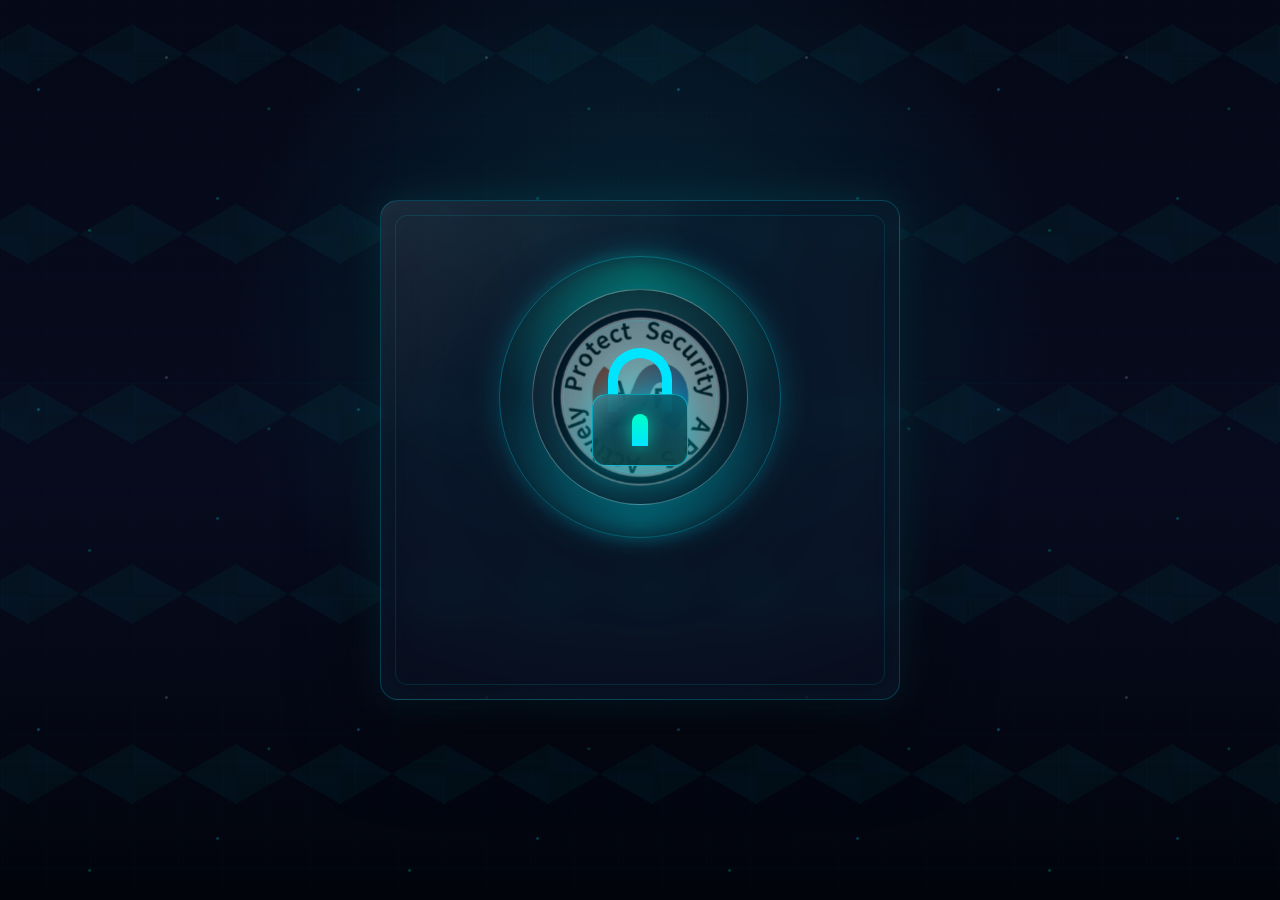
<file: docs/index.html>
<!doctype html>
<html lang="ko">
  <head>
    <meta charset="utf-8">
    <meta name="viewport" content="width=device-width, initial-scale=1">
    <meta name="description" content="APS secure access gateway">
    <title>APS Secure Access Gateway</title>
    <link rel="icon" type="image/png" href="static/images/aps_logo.png">
    <link rel="apple-touch-icon" href="static/images/aps_logo.png">
    <link rel="stylesheet" href="static/css/intro.css">
    <script src="static/js/intro.js" defer></script>
  </head>
  <body>
    <main class="intro-shell">
      <div class="security-backdrop" aria-hidden="true">
        <div class="network-grid"></div>
        <div class="data-stream stream-one"></div>
        <div class="data-stream stream-two"></div>
        <div class="particle-field"></div>
      </div>

      <section class="gateway-panel" aria-label="APS secure access gateway">
        <a class="auth-trigger" href="home/" aria-label="Authenticate and enter APS homepage">
          <span class="aps-logo-stage" aria-hidden="true">
            <span class="logo-aura"></span>
            <span class="lock-particles">
              <span></span>
              <span></span>
              <span></span>
              <span></span>
              <span></span>
              <span></span>
              <span></span>
              <span></span>
            </span>
            <span class="logo-orbit"></span>
            <span class="aps-logo-glass">
              
                <img class="intro-aps-logo" src="static/images/aps_logo.png" alt="">
              
              <span class="logo-lock-overlay">
                <span class="lock-shield"></span>
              </span>
            </span>
            <span class="lock-icon logo-lock" aria-hidden="true">
              <span class="lock-shackle"></span>
              <span class="lock-body">
                <span class="keyhole"></span>
              </span>
            </span>
          </span>

        </a>

        <div class="auth-console" aria-hidden="true">
          <div class="security-code" data-security-code>SECURITY ACCESS VERIFIED</div>
          <div class="progress-row">
            <div class="progress-track">
              <div class="progress-fill" data-progress-fill></div>
            </div>
          </div>
        </div>
      </section>
    </main>
  </body>
</html>
</file>
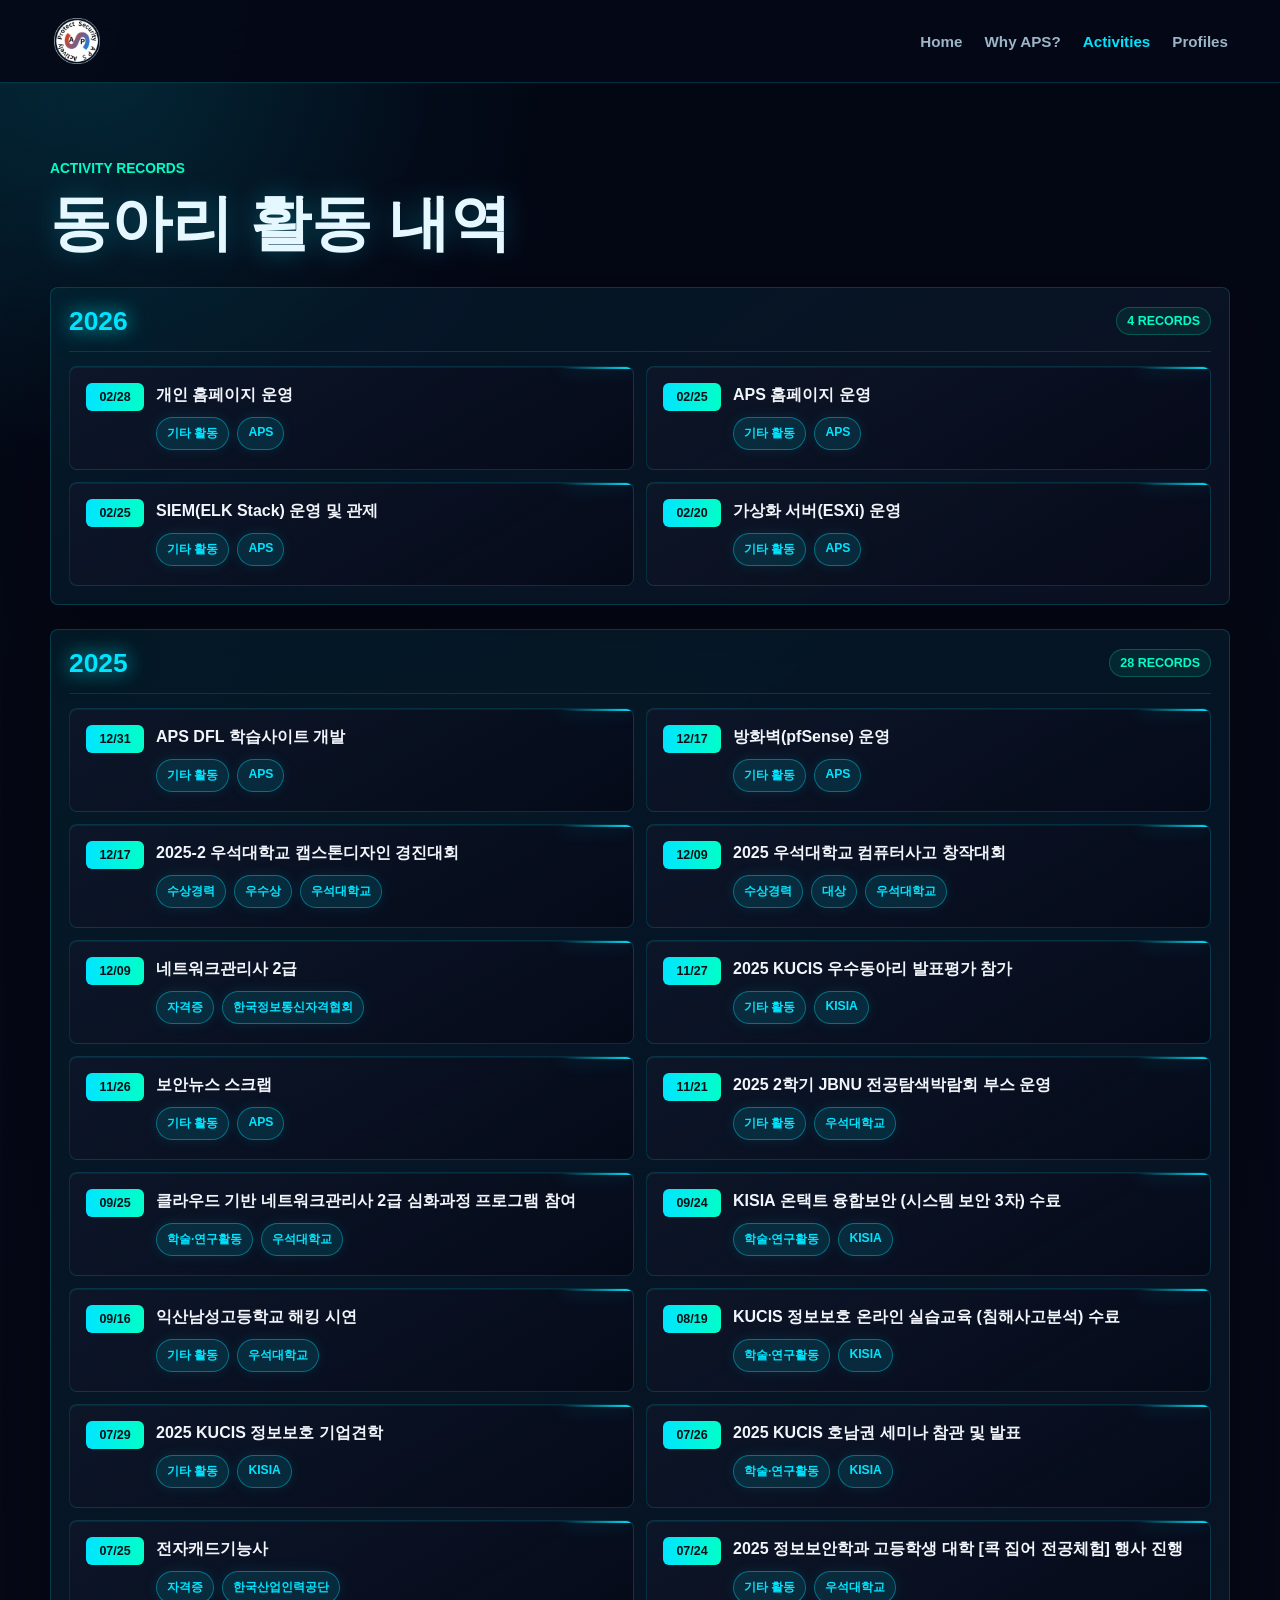
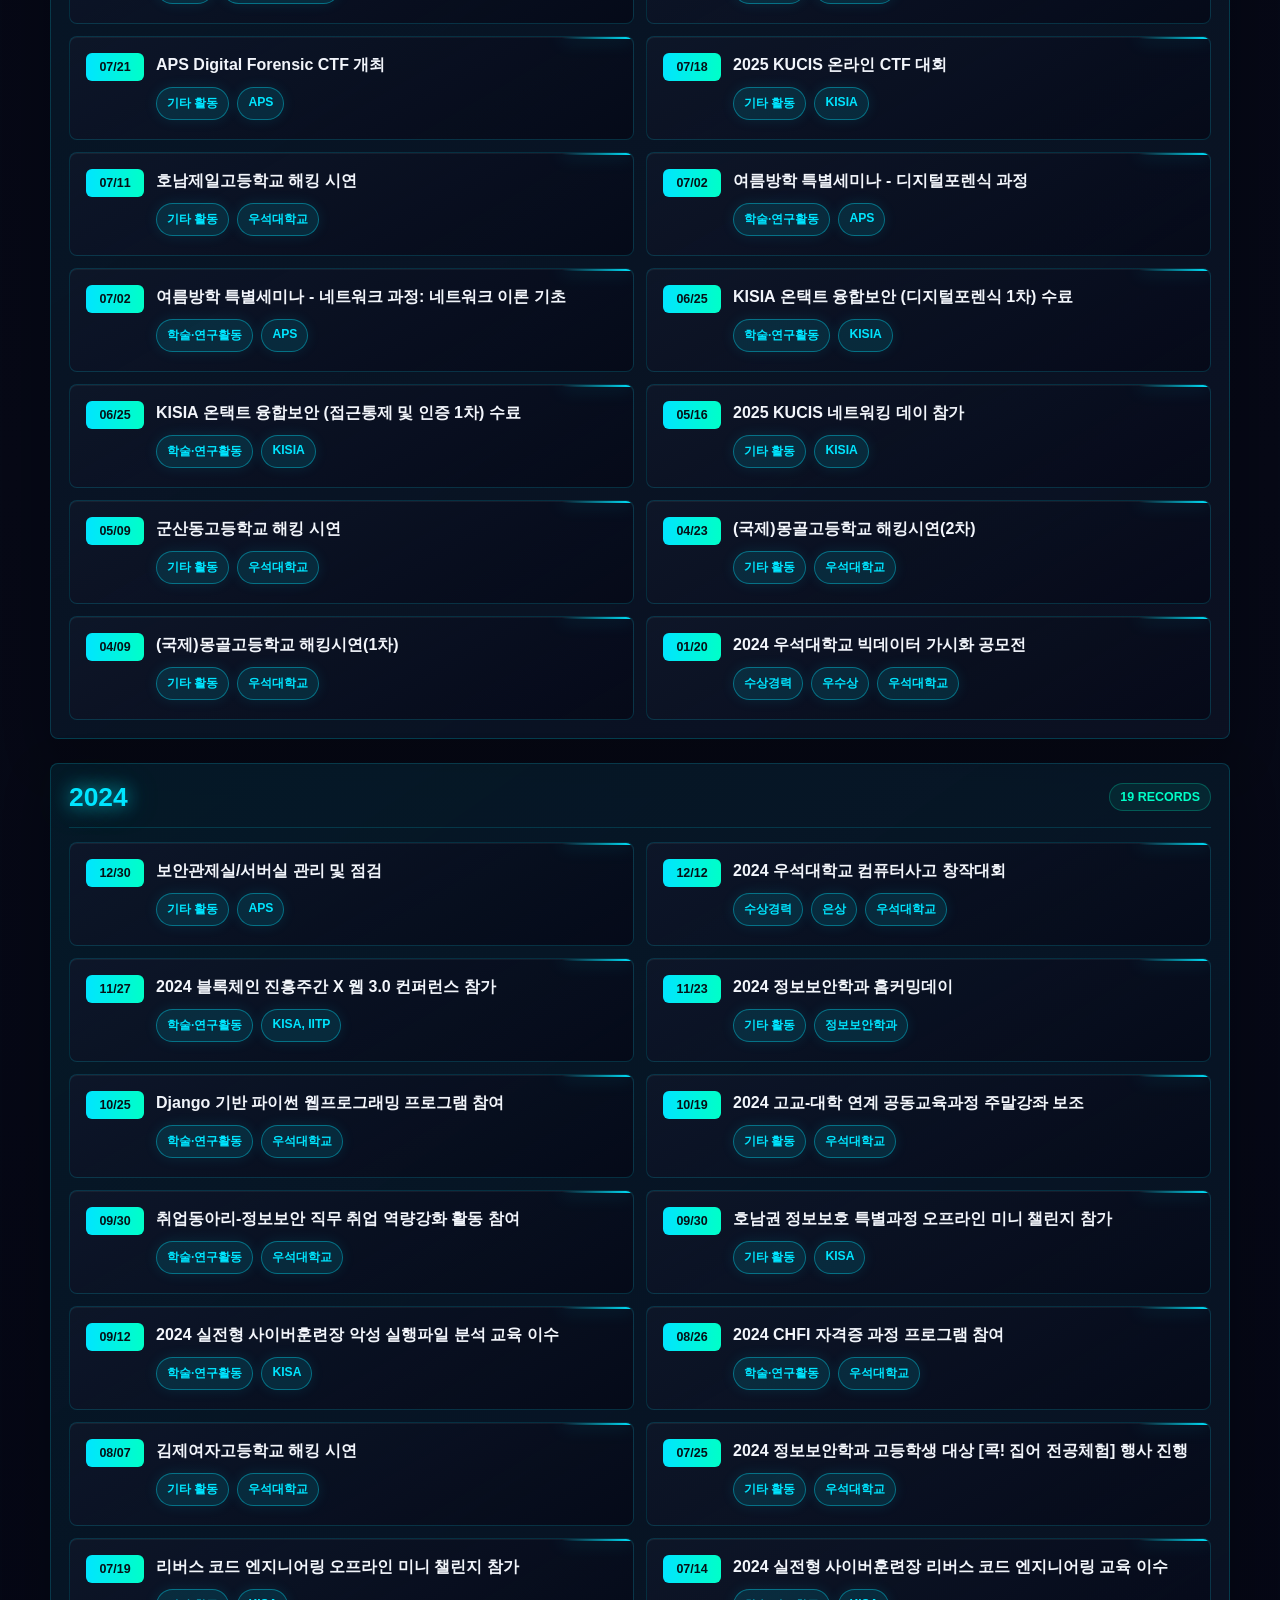
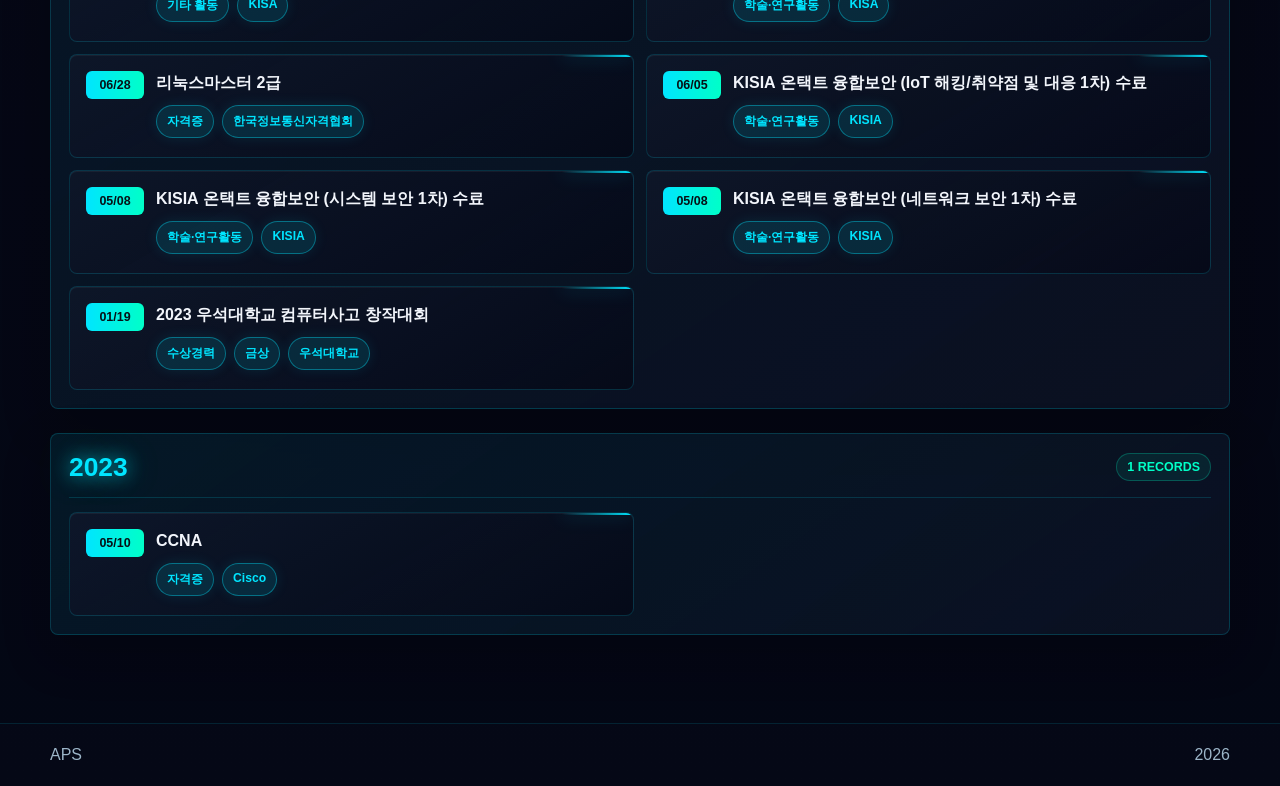
<file: docs/activities/index.html>
<!doctype html>
<html lang="ko">
  <head>
    <meta charset="utf-8">
    <meta name="viewport" content="width=device-width, initial-scale=1">
    <meta name="description" content="APS 정보보안 동아리 공식 홈페이지">
    <title>APS | Activities</title>
    <link rel="icon" type="image/png" href="../static/images/aps_logo.png">
    <link rel="apple-touch-icon" href="../static/images/aps_logo.png">
    <link rel="stylesheet" href="../static/css/style.css?v=profiles-boeun-20260717">
    <script src="../static/js/main.js?v=profiles-boeun-20260717" defer></script>
  </head>
  <body>
    
      
  <header class="site-header" aria-label="APS 홈페이지 상단 메뉴">
    <a class="brand-link" href="../" aria-label="APS 인트로로 이동">
      
        <img class="brand-logo" src="../static/images/aps_logo.png" alt="APS 로고">
      
    </a>
    <nav class="site-nav" aria-label="주요 페이지">
      <a href="../home/">Home</a>
      <a href="../why/">Why APS?</a>
      <a href="../activities/" aria-current="page">Activities</a>
      <a href="../profiles/">Profiles</a>
    </nav>
  </header>

  <main class="page-transition">
    <section class="archive-page" aria-labelledby="activities-title">
      <div class="archive-top">
        <div>
          <p class="eyebrow">Activity Records</p>
          <h1 id="activities-title">동아리 활동 내역</h1>
        </div>
      </div>

      <div class="archive-timeline">
        
          <section class="archive-year" aria-labelledby="year-2026">
            <div class="archive-year-heading">
              <h2 id="year-2026">2026</h2>
              <span>4 records</span>
            </div>

            <div class="archive-list">
              
                <article class="archive-item">
                  <time datetime="2026-02-28">02/28</time>
                  <h3>개인 홈페이지 운영</h3>
                  <div class="archive-tags">
                    <span>기타 활동</span>
                    
                    
                      <span>APS</span>
                    
                  </div>
                </article>
              
                <article class="archive-item">
                  <time datetime="2026-02-25">02/25</time>
                  <h3>APS 홈페이지 운영</h3>
                  <div class="archive-tags">
                    <span>기타 활동</span>
                    
                    
                      <span>APS</span>
                    
                  </div>
                </article>
              
                <article class="archive-item">
                  <time datetime="2026-02-25">02/25</time>
                  <h3>SIEM(ELK Stack) 운영 및 관제</h3>
                  <div class="archive-tags">
                    <span>기타 활동</span>
                    
                    
                      <span>APS</span>
                    
                  </div>
                </article>
              
                <article class="archive-item">
                  <time datetime="2026-02-20">02/20</time>
                  <h3>가상화 서버(ESXi) 운영</h3>
                  <div class="archive-tags">
                    <span>기타 활동</span>
                    
                    
                      <span>APS</span>
                    
                  </div>
                </article>
              
            </div>
          </section>
        
          <section class="archive-year" aria-labelledby="year-2025">
            <div class="archive-year-heading">
              <h2 id="year-2025">2025</h2>
              <span>28 records</span>
            </div>

            <div class="archive-list">
              
                <article class="archive-item">
                  <time datetime="2025-12-31">12/31</time>
                  <h3>APS DFL 학습사이트 개발</h3>
                  <div class="archive-tags">
                    <span>기타 활동</span>
                    
                    
                      <span>APS</span>
                    
                  </div>
                </article>
              
                <article class="archive-item">
                  <time datetime="2025-12-17">12/17</time>
                  <h3>방화벽(pfSense) 운영</h3>
                  <div class="archive-tags">
                    <span>기타 활동</span>
                    
                    
                      <span>APS</span>
                    
                  </div>
                </article>
              
                <article class="archive-item">
                  <time datetime="2025-12-17">12/17</time>
                  <h3>2025-2 우석대학교 캡스톤디자인 경진대회</h3>
                  <div class="archive-tags">
                    <span>수상경력</span>
                    
                      <span>우수상</span>
                    
                    
                      <span>우석대학교</span>
                    
                  </div>
                </article>
              
                <article class="archive-item">
                  <time datetime="2025-12-09">12/09</time>
                  <h3>2025 우석대학교 컴퓨터사고 창작대회</h3>
                  <div class="archive-tags">
                    <span>수상경력</span>
                    
                      <span>대상</span>
                    
                    
                      <span>우석대학교</span>
                    
                  </div>
                </article>
              
                <article class="archive-item">
                  <time datetime="2025-12-09">12/09</time>
                  <h3>네트워크관리사 2급</h3>
                  <div class="archive-tags">
                    <span>자격증</span>
                    
                    
                      <span>한국정보통신자격협회</span>
                    
                  </div>
                </article>
              
                <article class="archive-item">
                  <time datetime="2025-11-27">11/27</time>
                  <h3>2025 KUCIS 우수동아리 발표평가 참가</h3>
                  <div class="archive-tags">
                    <span>기타 활동</span>
                    
                    
                      <span>KISIA</span>
                    
                  </div>
                </article>
              
                <article class="archive-item">
                  <time datetime="2025-11-26">11/26</time>
                  <h3>보안뉴스 스크랩</h3>
                  <div class="archive-tags">
                    <span>기타 활동</span>
                    
                    
                      <span>APS</span>
                    
                  </div>
                </article>
              
                <article class="archive-item">
                  <time datetime="2025-11-21">11/21</time>
                  <h3>2025 2학기 JBNU 전공탐색박람회 부스 운영</h3>
                  <div class="archive-tags">
                    <span>기타 활동</span>
                    
                    
                      <span>우석대학교</span>
                    
                  </div>
                </article>
              
                <article class="archive-item">
                  <time datetime="2025-09-25">09/25</time>
                  <h3>클라우드 기반 네트워크관리사 2급 심화과정 프로그램 참여</h3>
                  <div class="archive-tags">
                    <span>학술·연구활동</span>
                    
                    
                      <span>우석대학교</span>
                    
                  </div>
                </article>
              
                <article class="archive-item">
                  <time datetime="2025-09-24">09/24</time>
                  <h3>KISIA 온택트 융합보안 (시스템 보안 3차) 수료</h3>
                  <div class="archive-tags">
                    <span>학술·연구활동</span>
                    
                    
                      <span>KISIA</span>
                    
                  </div>
                </article>
              
                <article class="archive-item">
                  <time datetime="2025-09-16">09/16</time>
                  <h3>익산남성고등학교 해킹 시연</h3>
                  <div class="archive-tags">
                    <span>기타 활동</span>
                    
                    
                      <span>우석대학교</span>
                    
                  </div>
                </article>
              
                <article class="archive-item">
                  <time datetime="2025-08-19">08/19</time>
                  <h3>KUCIS 정보보호 온라인 실습교육 (침해사고분석) 수료</h3>
                  <div class="archive-tags">
                    <span>학술·연구활동</span>
                    
                    
                      <span>KISIA</span>
                    
                  </div>
                </article>
              
                <article class="archive-item">
                  <time datetime="2025-07-29">07/29</time>
                  <h3>2025 KUCIS 정보보호 기업견학</h3>
                  <div class="archive-tags">
                    <span>기타 활동</span>
                    
                    
                      <span>KISIA</span>
                    
                  </div>
                </article>
              
                <article class="archive-item">
                  <time datetime="2025-07-26">07/26</time>
                  <h3>2025 KUCIS 호남권 세미나 참관 및 발표</h3>
                  <div class="archive-tags">
                    <span>학술·연구활동</span>
                    
                    
                      <span>KISIA</span>
                    
                  </div>
                </article>
              
                <article class="archive-item">
                  <time datetime="2025-07-25">07/25</time>
                  <h3>전자캐드기능사</h3>
                  <div class="archive-tags">
                    <span>자격증</span>
                    
                    
                      <span>한국산업인력공단</span>
                    
                  </div>
                </article>
              
                <article class="archive-item">
                  <time datetime="2025-07-24">07/24</time>
                  <h3>2025 정보보안학과 고등학생 대학 [콕 집어 전공체험] 행사 진행</h3>
                  <div class="archive-tags">
                    <span>기타 활동</span>
                    
                    
                      <span>우석대학교</span>
                    
                  </div>
                </article>
              
                <article class="archive-item">
                  <time datetime="2025-07-21">07/21</time>
                  <h3>APS Digital Forensic CTF 개최</h3>
                  <div class="archive-tags">
                    <span>기타 활동</span>
                    
                    
                      <span>APS</span>
                    
                  </div>
                </article>
              
                <article class="archive-item">
                  <time datetime="2025-07-18">07/18</time>
                  <h3>2025 KUCIS 온라인 CTF 대회</h3>
                  <div class="archive-tags">
                    <span>기타 활동</span>
                    
                    
                      <span>KISIA</span>
                    
                  </div>
                </article>
              
                <article class="archive-item">
                  <time datetime="2025-07-11">07/11</time>
                  <h3>호남제일고등학교 해킹 시연</h3>
                  <div class="archive-tags">
                    <span>기타 활동</span>
                    
                    
                      <span>우석대학교</span>
                    
                  </div>
                </article>
              
                <article class="archive-item">
                  <time datetime="2025-07-02">07/02</time>
                  <h3>여름방학 특별세미나 - 디지털포렌식 과정</h3>
                  <div class="archive-tags">
                    <span>학술·연구활동</span>
                    
                    
                      <span>APS</span>
                    
                  </div>
                </article>
              
                <article class="archive-item">
                  <time datetime="2025-07-02">07/02</time>
                  <h3>여름방학 특별세미나 - 네트워크 과정: 네트워크 이론 기초</h3>
                  <div class="archive-tags">
                    <span>학술·연구활동</span>
                    
                    
                      <span>APS</span>
                    
                  </div>
                </article>
              
                <article class="archive-item">
                  <time datetime="2025-06-25">06/25</time>
                  <h3>KISIA 온택트 융합보안 (디지털포렌식 1차) 수료</h3>
                  <div class="archive-tags">
                    <span>학술·연구활동</span>
                    
                    
                      <span>KISIA</span>
                    
                  </div>
                </article>
              
                <article class="archive-item">
                  <time datetime="2025-06-25">06/25</time>
                  <h3>KISIA 온택트 융합보안 (접근통제 및 인증 1차) 수료</h3>
                  <div class="archive-tags">
                    <span>학술·연구활동</span>
                    
                    
                      <span>KISIA</span>
                    
                  </div>
                </article>
              
                <article class="archive-item">
                  <time datetime="2025-05-16">05/16</time>
                  <h3>2025 KUCIS 네트워킹 데이 참가</h3>
                  <div class="archive-tags">
                    <span>기타 활동</span>
                    
                    
                      <span>KISIA</span>
                    
                  </div>
                </article>
              
                <article class="archive-item">
                  <time datetime="2025-05-09">05/09</time>
                  <h3>군산동고등학교 해킹 시연</h3>
                  <div class="archive-tags">
                    <span>기타 활동</span>
                    
                    
                      <span>우석대학교</span>
                    
                  </div>
                </article>
              
                <article class="archive-item">
                  <time datetime="2025-04-23">04/23</time>
                  <h3>(국제)몽골고등학교 해킹시연(2차)</h3>
                  <div class="archive-tags">
                    <span>기타 활동</span>
                    
                    
                      <span>우석대학교</span>
                    
                  </div>
                </article>
              
                <article class="archive-item">
                  <time datetime="2025-04-09">04/09</time>
                  <h3>(국제)몽골고등학교 해킹시연(1차)</h3>
                  <div class="archive-tags">
                    <span>기타 활동</span>
                    
                    
                      <span>우석대학교</span>
                    
                  </div>
                </article>
              
                <article class="archive-item">
                  <time datetime="2025-01-20">01/20</time>
                  <h3>2024 우석대학교 빅데이터 가시화 공모전</h3>
                  <div class="archive-tags">
                    <span>수상경력</span>
                    
                      <span>우수상</span>
                    
                    
                      <span>우석대학교</span>
                    
                  </div>
                </article>
              
            </div>
          </section>
        
          <section class="archive-year" aria-labelledby="year-2024">
            <div class="archive-year-heading">
              <h2 id="year-2024">2024</h2>
              <span>19 records</span>
            </div>

            <div class="archive-list">
              
                <article class="archive-item">
                  <time datetime="2024-12-30">12/30</time>
                  <h3>보안관제실/서버실 관리 및 점검</h3>
                  <div class="archive-tags">
                    <span>기타 활동</span>
                    
                    
                      <span>APS</span>
                    
                  </div>
                </article>
              
                <article class="archive-item">
                  <time datetime="2024-12-12">12/12</time>
                  <h3>2024 우석대학교 컴퓨터사고 창작대회</h3>
                  <div class="archive-tags">
                    <span>수상경력</span>
                    
                      <span>은상</span>
                    
                    
                      <span>우석대학교</span>
                    
                  </div>
                </article>
              
                <article class="archive-item">
                  <time datetime="2024-11-27">11/27</time>
                  <h3>2024 블록체인 진흥주간 X 웹 3.0 컨퍼런스 참가</h3>
                  <div class="archive-tags">
                    <span>학술·연구활동</span>
                    
                    
                      <span>KISA, IITP</span>
                    
                  </div>
                </article>
              
                <article class="archive-item">
                  <time datetime="2024-11-23">11/23</time>
                  <h3>2024 정보보안학과 홈커밍데이</h3>
                  <div class="archive-tags">
                    <span>기타 활동</span>
                    
                    
                      <span>정보보안학과</span>
                    
                  </div>
                </article>
              
                <article class="archive-item">
                  <time datetime="2024-10-25">10/25</time>
                  <h3>Django 기반 파이썬 웹프로그래밍 프로그램 참여</h3>
                  <div class="archive-tags">
                    <span>학술·연구활동</span>
                    
                    
                      <span>우석대학교</span>
                    
                  </div>
                </article>
              
                <article class="archive-item">
                  <time datetime="2024-10-19">10/19</time>
                  <h3>2024 고교-대학 연계 공동교육과정 주말강좌 보조</h3>
                  <div class="archive-tags">
                    <span>기타 활동</span>
                    
                    
                      <span>우석대학교</span>
                    
                  </div>
                </article>
              
                <article class="archive-item">
                  <time datetime="2024-09-30">09/30</time>
                  <h3>취업동아리-정보보안 직무 취업 역량강화 활동 참여</h3>
                  <div class="archive-tags">
                    <span>학술·연구활동</span>
                    
                    
                      <span>우석대학교</span>
                    
                  </div>
                </article>
              
                <article class="archive-item">
                  <time datetime="2024-09-30">09/30</time>
                  <h3>호남권 정보보호 특별과정 오프라인 미니 챌린지 참가</h3>
                  <div class="archive-tags">
                    <span>기타 활동</span>
                    
                    
                      <span>KISA</span>
                    
                  </div>
                </article>
              
                <article class="archive-item">
                  <time datetime="2024-09-12">09/12</time>
                  <h3>2024 실전형 사이버훈련장 악성 실행파일 분석 교육 이수</h3>
                  <div class="archive-tags">
                    <span>학술·연구활동</span>
                    
                    
                      <span>KISA</span>
                    
                  </div>
                </article>
              
                <article class="archive-item">
                  <time datetime="2024-08-26">08/26</time>
                  <h3>2024 CHFI 자격증 과정 프로그램 참여</h3>
                  <div class="archive-tags">
                    <span>학술·연구활동</span>
                    
                    
                      <span>우석대학교</span>
                    
                  </div>
                </article>
              
                <article class="archive-item">
                  <time datetime="2024-08-07">08/07</time>
                  <h3>김제여자고등학교 해킹 시연</h3>
                  <div class="archive-tags">
                    <span>기타 활동</span>
                    
                    
                      <span>우석대학교</span>
                    
                  </div>
                </article>
              
                <article class="archive-item">
                  <time datetime="2024-07-25">07/25</time>
                  <h3>2024 정보보안학과 고등학생 대상 [콕! 집어 전공체험] 행사 진행</h3>
                  <div class="archive-tags">
                    <span>기타 활동</span>
                    
                    
                      <span>우석대학교</span>
                    
                  </div>
                </article>
              
                <article class="archive-item">
                  <time datetime="2024-07-19">07/19</time>
                  <h3>리버스 코드 엔지니어링 오프라인 미니 챌린지 참가</h3>
                  <div class="archive-tags">
                    <span>기타 활동</span>
                    
                    
                      <span>KISA</span>
                    
                  </div>
                </article>
              
                <article class="archive-item">
                  <time datetime="2024-07-14">07/14</time>
                  <h3>2024 실전형 사이버훈련장 리버스 코드 엔지니어링 교육 이수</h3>
                  <div class="archive-tags">
                    <span>학술·연구활동</span>
                    
                    
                      <span>KISA</span>
                    
                  </div>
                </article>
              
                <article class="archive-item">
                  <time datetime="2024-06-28">06/28</time>
                  <h3>리눅스마스터 2급</h3>
                  <div class="archive-tags">
                    <span>자격증</span>
                    
                    
                      <span>한국정보통신자격협회</span>
                    
                  </div>
                </article>
              
                <article class="archive-item">
                  <time datetime="2024-06-05">06/05</time>
                  <h3>KISIA 온택트 융합보안 (IoT 해킹/취약점 및 대응 1차) 수료</h3>
                  <div class="archive-tags">
                    <span>학술·연구활동</span>
                    
                    
                      <span>KISIA</span>
                    
                  </div>
                </article>
              
                <article class="archive-item">
                  <time datetime="2024-05-08">05/08</time>
                  <h3>KISIA 온택트 융합보안 (시스템 보안 1차) 수료</h3>
                  <div class="archive-tags">
                    <span>학술·연구활동</span>
                    
                    
                      <span>KISIA</span>
                    
                  </div>
                </article>
              
                <article class="archive-item">
                  <time datetime="2024-05-08">05/08</time>
                  <h3>KISIA 온택트 융합보안 (네트워크 보안 1차) 수료</h3>
                  <div class="archive-tags">
                    <span>학술·연구활동</span>
                    
                    
                      <span>KISIA</span>
                    
                  </div>
                </article>
              
                <article class="archive-item">
                  <time datetime="2024-01-19">01/19</time>
                  <h3>2023 우석대학교 컴퓨터사고 창작대회</h3>
                  <div class="archive-tags">
                    <span>수상경력</span>
                    
                      <span>금상</span>
                    
                    
                      <span>우석대학교</span>
                    
                  </div>
                </article>
              
            </div>
          </section>
        
          <section class="archive-year" aria-labelledby="year-2023">
            <div class="archive-year-heading">
              <h2 id="year-2023">2023</h2>
              <span>1 records</span>
            </div>

            <div class="archive-list">
              
                <article class="archive-item">
                  <time datetime="2023-05-10">05/10</time>
                  <h3>CCNA</h3>
                  <div class="archive-tags">
                    <span>자격증</span>
                    
                    
                      <span>Cisco</span>
                    
                  </div>
                </article>
              
            </div>
          </section>
        
      </div>
    </section>
  </main>

  <footer class="site-footer">
    <span>APS</span>
    <span id="current-year">2026</span>
  </footer>

    
  </body>
</html>
</file>
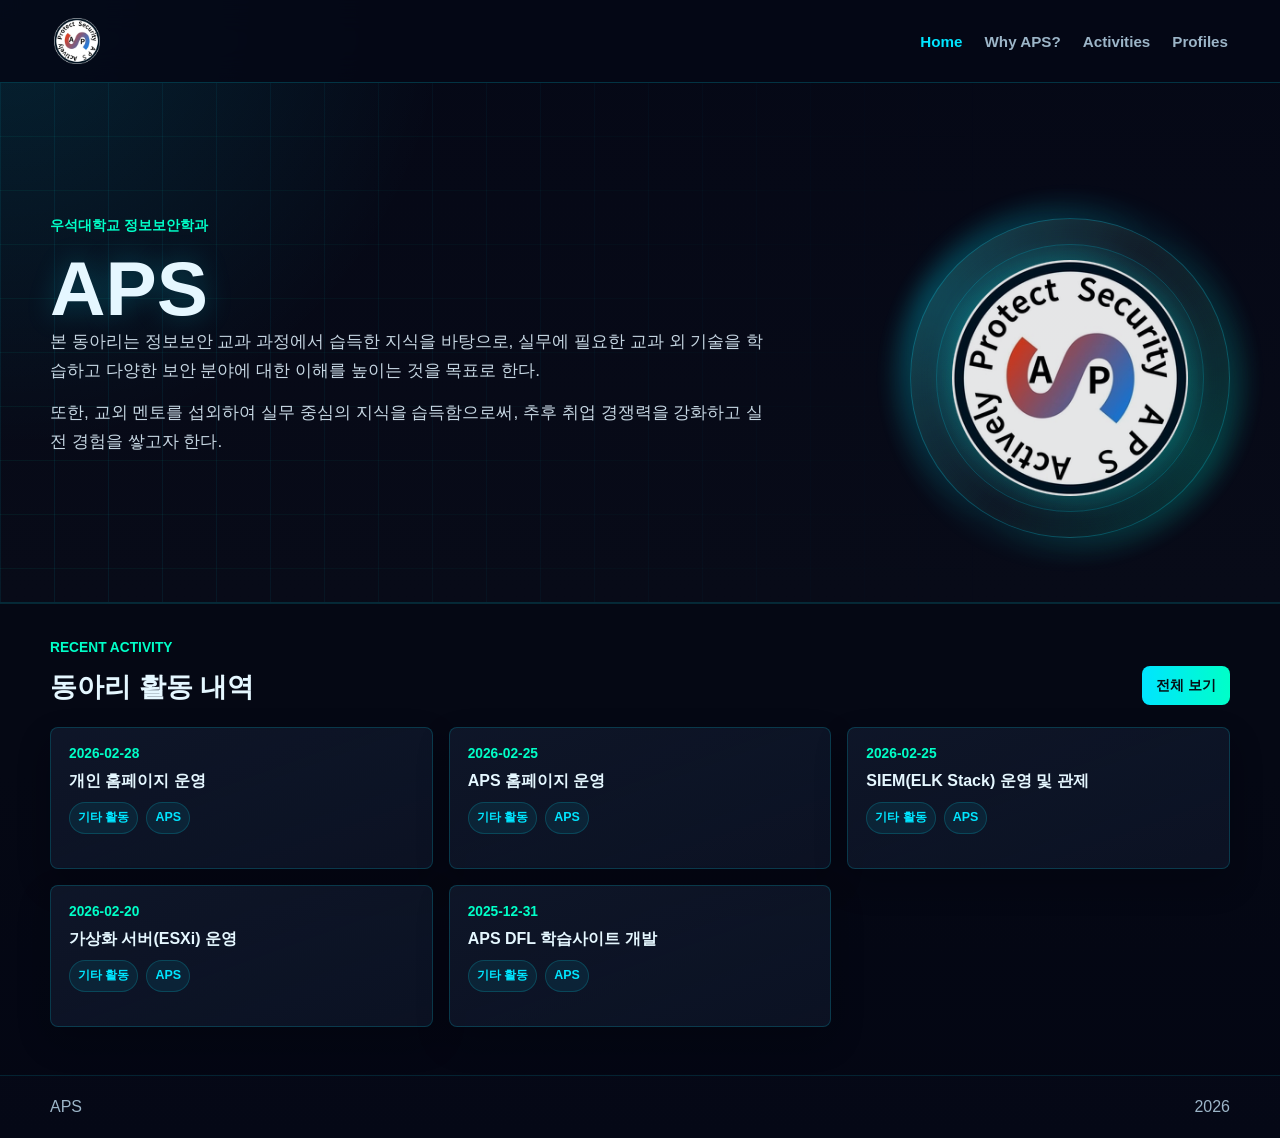
<file: docs/home/index.html>
<!doctype html>
<html lang="ko">
  <head>
    <meta charset="utf-8">
    <meta name="viewport" content="width=device-width, initial-scale=1">
    <meta name="description" content="APS 정보보안 동아리 공식 홈페이지">
    <title>APS | Home</title>
    <link rel="icon" type="image/png" href="../static/images/aps_logo.png">
    <link rel="apple-touch-icon" href="../static/images/aps_logo.png">
    <link rel="stylesheet" href="../static/css/style.css?v=profiles-boeun-20260717">
    <script src="../static/js/main.js?v=profiles-boeun-20260717" defer></script>
  </head>
  <body>
    
      
  <header class="site-header" aria-label="APS 홈페이지 상단 메뉴">
    <a class="brand-link" href="../" aria-label="APS 인트로로 이동">
      
        <img class="brand-logo" src="../static/images/aps_logo.png" alt="APS 로고">
      
    </a>
    <nav class="site-nav" aria-label="주요 페이지">
      <a href="../home/" aria-current="page">Home</a>
      <a href="../why/">Why APS?</a>
      <a href="../activities/">Activities</a>
      <a href="../profiles/">Profiles</a>
    </nav>
  </header>

  <main class="page-transition">
    <section class="hero-section" aria-labelledby="hero-title">
      <div class="hero-visual" aria-hidden="true">
        
          <img class="hero-logo" src="../static/images/aps_logo.png" alt="">
        
      </div>
      <div class="hero-content">
        <p class="eyebrow">우석대학교 정보보안학과</p>
        <h1 id="hero-title">APS</h1>
        <p class="hero-description">
          본 동아리는 정보보안 교과 과정에서 습득한 지식을 바탕으로, 실무에 필요한 교과 외 기술을 학습하고 다양한 보안 분야에 대한 이해를 높이는 것을 목표로 한다.
        </p>
        <p class="hero-description">
          또한, 교외 멘토를 섭외하여 실무 중심의 지식을 습득함으로써, 추후 취업 경쟁력을 강화하고 실전 경험을 쌓고자 한다.
        </p>
      </div>
    </section>

    <section class="activity-preview" aria-labelledby="activity-preview-title">
      <div class="preview-heading">
        <div>
          <p class="eyebrow">Recent Activity</p>
          <h2 id="activity-preview-title">동아리 활동 내역</h2>
        </div>
        <a class="preview-link" href="../activities/">전체 보기</a>
      </div>

      <div class="activity-preview-list">
        
          <article class="activity-preview-item">
            <time datetime="2026-02-28">2026-02-28</time>
            <h3>개인 홈페이지 운영</h3>
            <p>
              <span>기타 활동</span>
              
              
                <span>APS</span>
              
            </p>
          </article>
        
          <article class="activity-preview-item">
            <time datetime="2026-02-25">2026-02-25</time>
            <h3>APS 홈페이지 운영</h3>
            <p>
              <span>기타 활동</span>
              
              
                <span>APS</span>
              
            </p>
          </article>
        
          <article class="activity-preview-item">
            <time datetime="2026-02-25">2026-02-25</time>
            <h3>SIEM(ELK Stack) 운영 및 관제</h3>
            <p>
              <span>기타 활동</span>
              
              
                <span>APS</span>
              
            </p>
          </article>
        
          <article class="activity-preview-item">
            <time datetime="2026-02-20">2026-02-20</time>
            <h3>가상화 서버(ESXi) 운영</h3>
            <p>
              <span>기타 활동</span>
              
              
                <span>APS</span>
              
            </p>
          </article>
        
          <article class="activity-preview-item">
            <time datetime="2025-12-31">2025-12-31</time>
            <h3>APS DFL 학습사이트 개발</h3>
            <p>
              <span>기타 활동</span>
              
              
                <span>APS</span>
              
            </p>
          </article>
        
      </div>
    </section>
  </main>

  <footer class="site-footer">
    <span>APS</span>
    <span id="current-year">2026</span>
  </footer>

    
  </body>
</html>
</file>
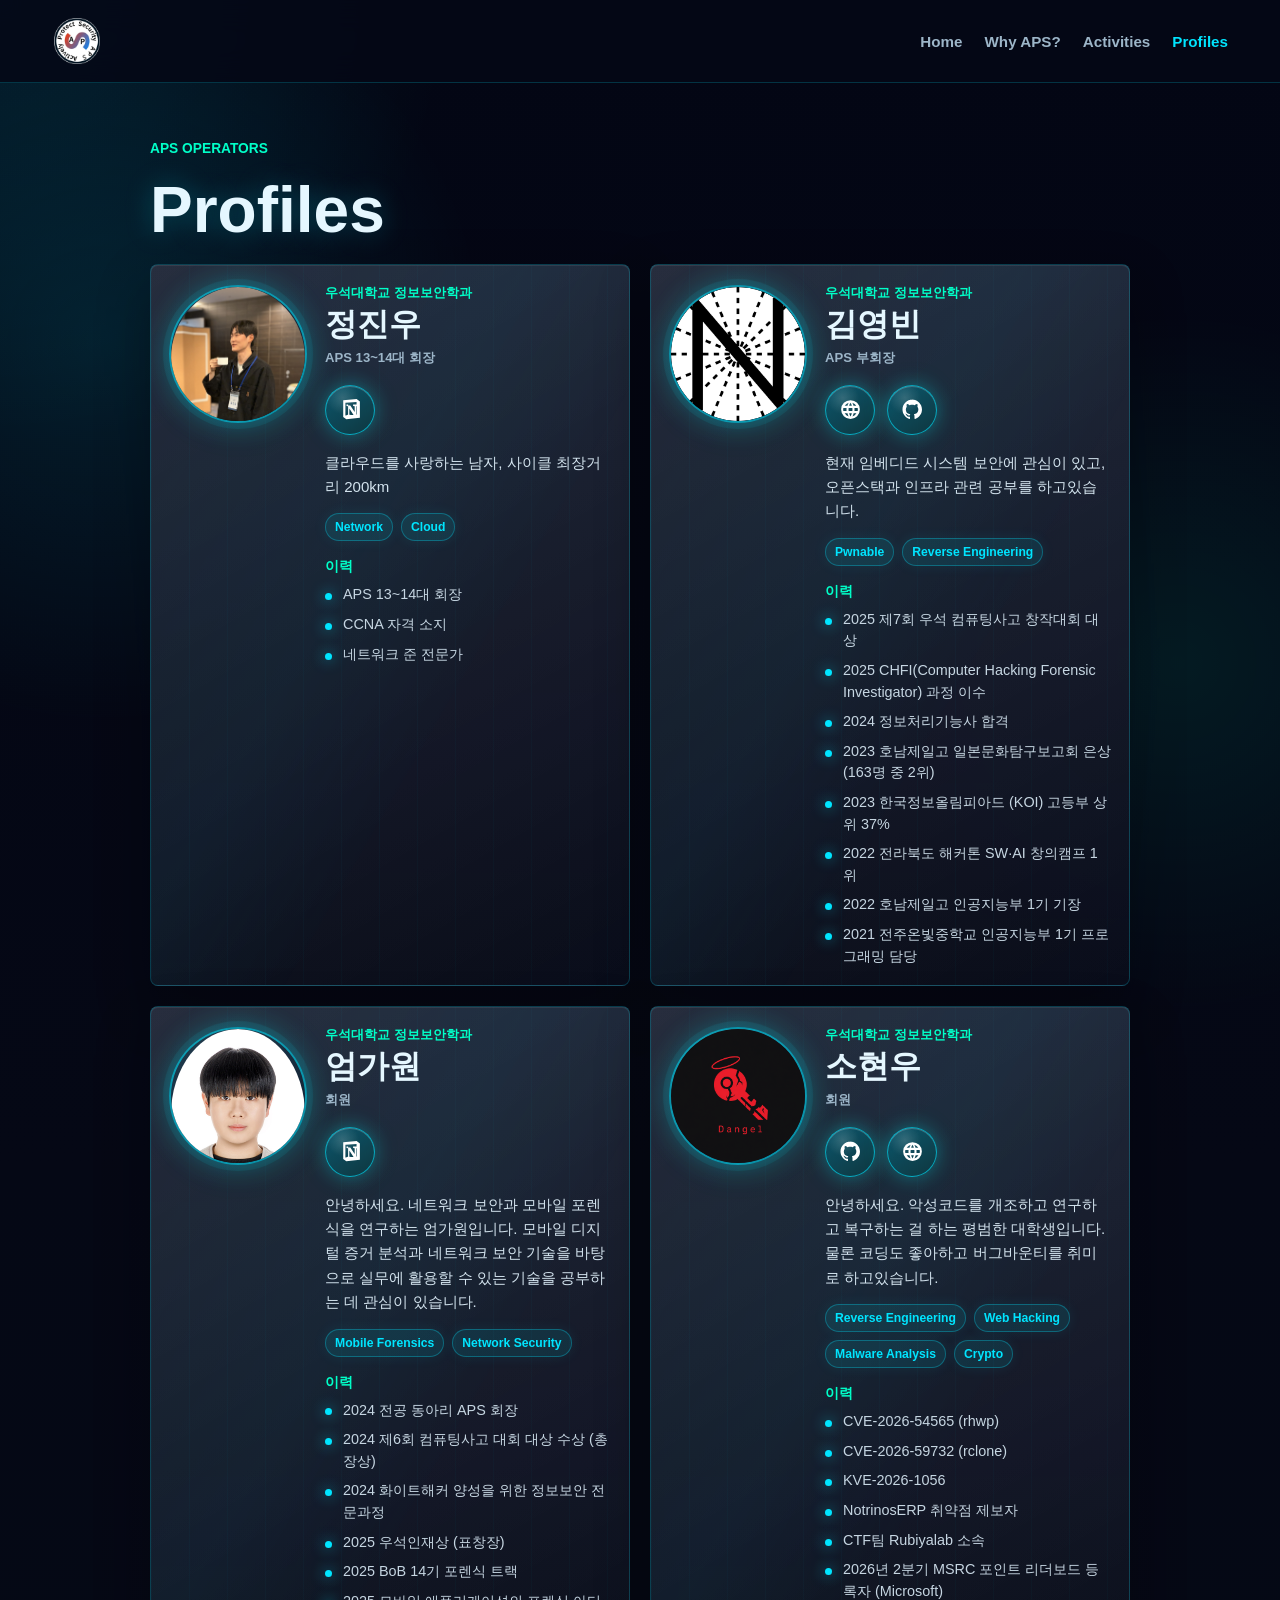
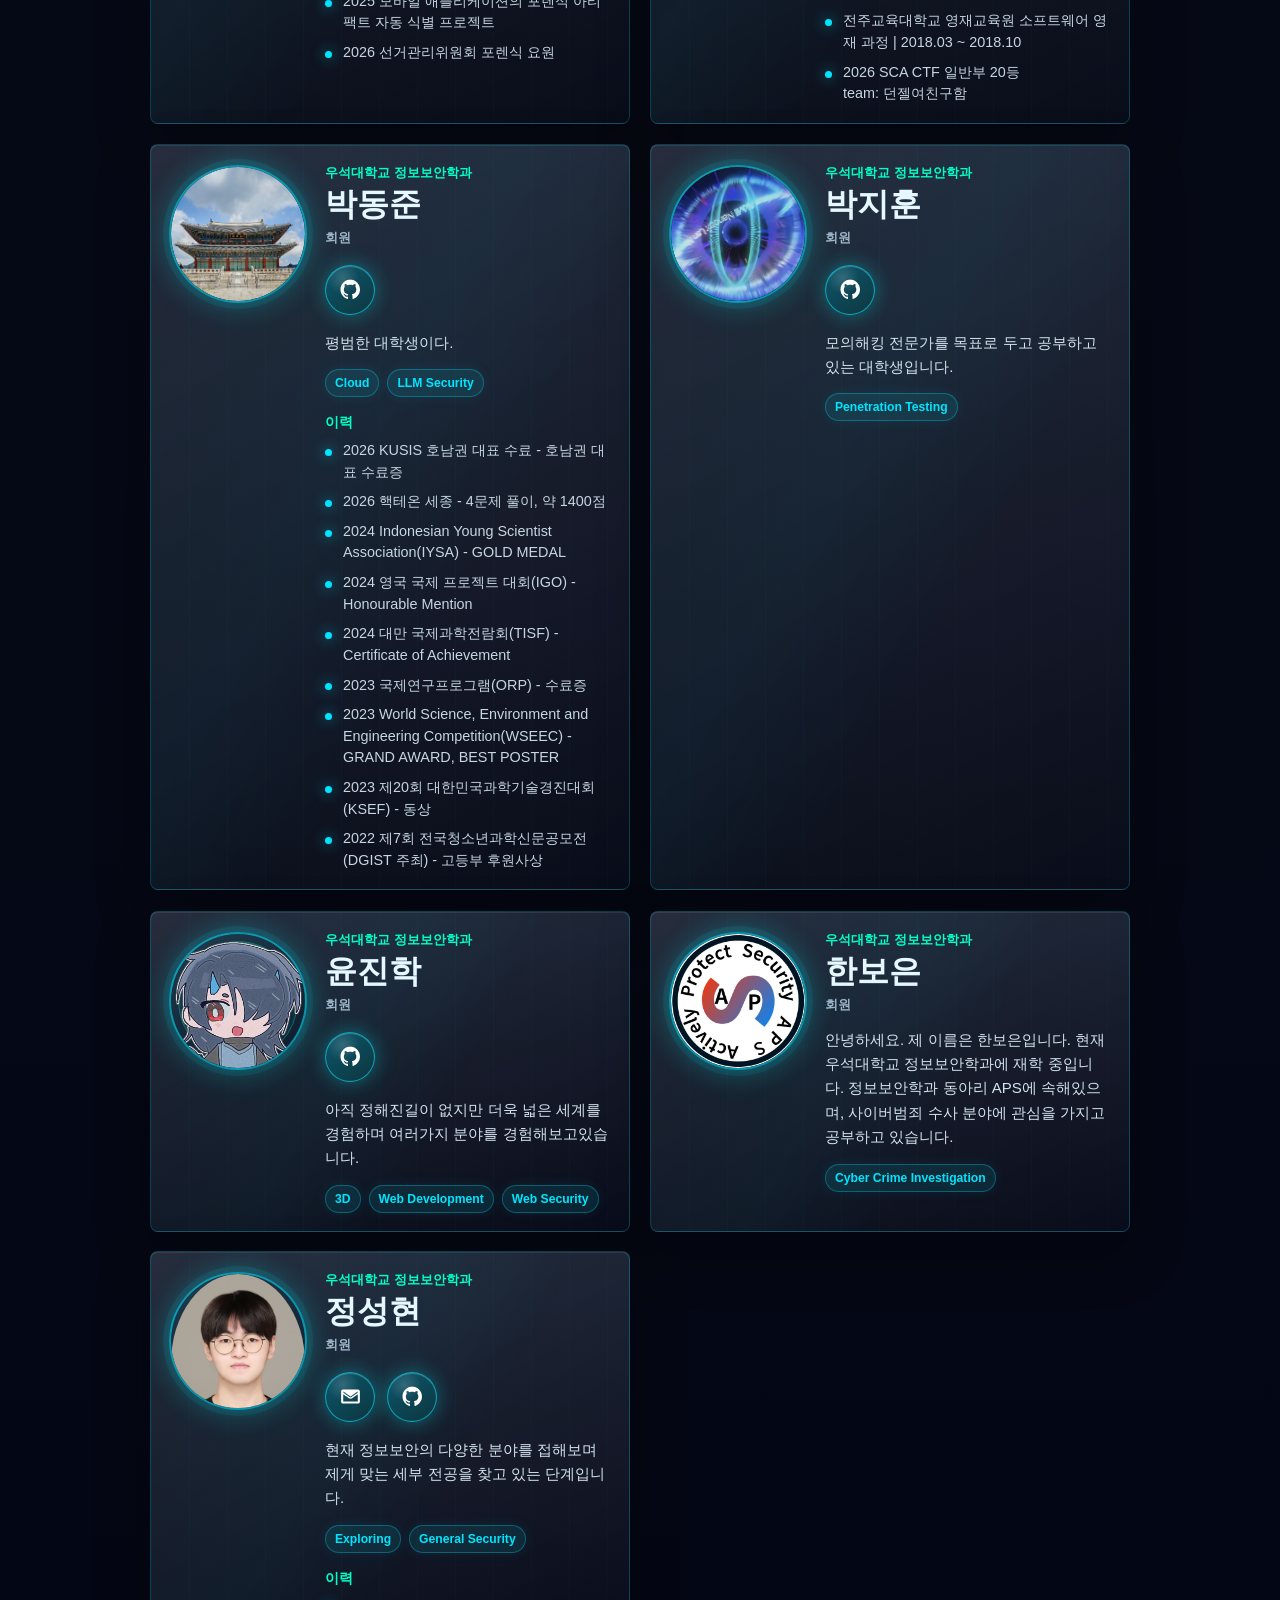
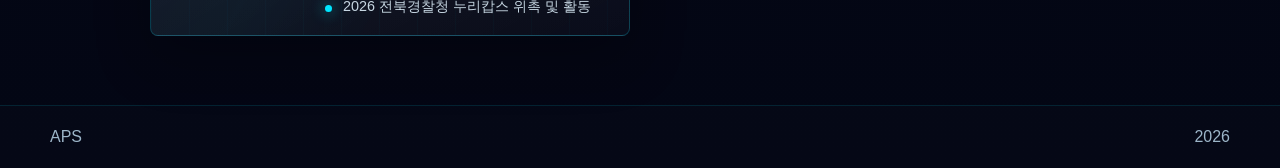
<file: docs/profiles/index.html>
<!doctype html>
<html lang="ko">
  <head>
    <meta charset="utf-8">
    <meta name="viewport" content="width=device-width, initial-scale=1">
    <meta name="description" content="APS 정보보안 동아리 공식 홈페이지">
    <title>APS | Profiles</title>
    <link rel="icon" type="image/png" href="../static/images/aps_logo.png">
    <link rel="apple-touch-icon" href="../static/images/aps_logo.png">
    <link rel="stylesheet" href="../static/css/style.css?v=profiles-boeun-20260717">
    <script src="../static/js/main.js?v=profiles-boeun-20260717" defer></script>
  </head>
  <body>
    
      
  <header class="site-header" aria-label="APS 홈페이지 상단 메뉴">
    <a class="brand-link" href="../" aria-label="APS 인트로로 이동">
      
        <img class="brand-logo" src="../static/images/aps_logo.png" alt="APS 로고">
      
    </a>
    <nav class="site-nav" aria-label="주요 페이지">
      <a href="../home/">Home</a>
      <a href="../why/">Why APS?</a>
      <a href="../activities/">Activities</a>
      <a href="../profiles/" aria-current="page">Profiles</a>
    </nav>
  </header>

  <main class="page-transition">
    <section class="profile-page" aria-labelledby="profiles-title">
      <div class="profile-heading">
        <p class="eyebrow">APS Operators</p>
        <h1 id="profiles-title">Profiles</h1>
      </div>

      <div class="profile-grid">
        
          <article class="profile-card">
            <div class="profile-photo" aria-label="정진우 사진 영역">
              
                <img src="../static/images/jinwoo_profile.jpg" alt="정진우 프로필 사진">
              
            </div>

            <div class="profile-main">
              <div class="profile-id">
                <p class="profile-affiliation">우석대학교 정보보안학과</p>
                <h2>정진우</h2>
                <p class="profile-role">APS 13~14대 회장</p>
              </div>

              
                <div class="profile-links" aria-label="정진우 링크">
                  
                    <a class="profile-link-icon" href="https://dented-lift-19d.notion.site/085995396a50827e9c9201ced62e98ce?source=copy_link" target="_blank" rel="noopener noreferrer" aria-label="정진우 notion 링크" title="notion">
                      
                        <svg viewBox="0 0 24 24" aria-hidden="true" focusable="false">
                          <path d="M5.1 3.2 17.9 2l3.1 2.3v15.5l-13 1.5-3-2.2V3.2Zm2 2.4v12.1l10.7-.9V4.7L7.1 5.6Zm2.6 2.5h2.1l4.2 6.3V8.9l-1.5-.2V7.3h4.1v1.4l-1.3.2v9h-1.9l-4.5-6.8v5.9l1.6.2v1.4H8.2v-1.4l1.5-.2V8.9l-1.5-.2V7.3h1.5v.8Z"></path>
                        </svg>
                      
                      <span>notion</span>
                    </a>
                  
                </div>
              

              <p class="profile-intro">클라우드를 사랑하는 남자, 사이클 최장거리 200km</p>

              <div class="profile-fields" aria-label="정진우 분야">
                
                  <span>Network</span>
                
                  <span>Cloud</span>
                
              </div>

              
                <div class="profile-history">
                  <h3>이력</h3>
                  <ul>
                    
                      <li>APS 13~14대 회장</li>
                    
                      <li>CCNA 자격 소지</li>
                    
                      <li>네트워크 준 전문가</li>
                    
                  </ul>
                </div>
              
            </div>
          </article>
        
          <article class="profile-card">
            <div class="profile-photo" aria-label="김영빈 사진 영역">
              
                <img src="../static/images/youngbin_profile.png" alt="김영빈 프로필 사진">
              
            </div>

            <div class="profile-main">
              <div class="profile-id">
                <p class="profile-affiliation">우석대학교 정보보안학과</p>
                <h2>김영빈</h2>
                <p class="profile-role">APS 부회장</p>
              </div>

              
                <div class="profile-links" aria-label="김영빈 링크">
                  
                    <a class="profile-link-icon" href="https://nekonic.github.io/" target="_blank" rel="noopener noreferrer" aria-label="김영빈 blog 링크" title="blog">
                      
                        <svg viewBox="0 0 24 24" aria-hidden="true" focusable="false">
                          <path d="M12 3a9 9 0 1 0 0 18 9 9 0 0 0 0-18Zm5.6 5.4h-2.7a13.6 13.6 0 0 0-1.1-3 7.1 7.1 0 0 1 3.8 3Zm-5.6-3c.5.7 1 1.7 1.3 3h-2.6c.3-1.3.8-2.3 1.3-3Zm-6.9 8.1a7.2 7.2 0 0 1 0-3h3.1a15.7 15.7 0 0 0 0 3H5.1Zm1.3 2.1h2.7c.3 1.2.6 2.2 1.1 3a7.1 7.1 0 0 1-3.8-3Zm2.7-7.2H6.4a7.1 7.1 0 0 1 3.8-3 13.6 13.6 0 0 0-1.1 3Zm2.9 10.2c-.5-.7-1-1.7-1.3-3h2.6c-.3 1.3-.8 2.3-1.3 3Zm1.8-5.1h-3.6a13.1 13.1 0 0 1 0-3h3.6a13.1 13.1 0 0 1 0 3Zm.1 5.1c.5-.8.8-1.8 1.1-3h2.7a7.1 7.1 0 0 1-3.8 3Zm1.9-5.1a15.7 15.7 0 0 0 0-3h3.1a7.2 7.2 0 0 1 0 3h-3.1Z"></path>
                        </svg>
                      
                      <span>blog</span>
                    </a>
                  
                    <a class="profile-link-icon" href="https://github.com/Nekonic" target="_blank" rel="noopener noreferrer" aria-label="김영빈 github 링크" title="github">
                      
                        <svg viewBox="0 0 24 24" aria-hidden="true" focusable="false">
                          <path d="M12 2.4c-5.3 0-9.6 4.3-9.6 9.6 0 4.2 2.7 7.8 6.5 9.1.5.1.7-.2.7-.5v-1.7c-2.6.6-3.2-1.1-3.2-1.1-.4-1-.9-1.3-.9-1.3-.8-.5.1-.5.1-.5.8.1 1.3.9 1.3.9.8 1.3 2 1 2.5.8.1-.6.3-1 .5-1.2-2.1-.2-4.3-1-4.3-4.7 0-1 .4-1.9.9-2.5-.1-.2-.4-1.2.1-2.5 0 0 .8-.3 2.6 1 .8-.2 1.6-.3 2.4-.3.8 0 1.6.1 2.4.3 1.8-1.2 2.6-1 2.6-1 .5 1.3.2 2.3.1 2.5.6.7.9 1.5.9 2.5 0 3.6-2.2 4.4-4.3 4.7.3.3.6.9.6 1.7v2.5c0 .3.2.6.7.5 3.8-1.3 6.5-4.9 6.5-9.1 0-5.3-4.3-9.6-9.6-9.6Z"></path>
                        </svg>
                      
                      <span>github</span>
                    </a>
                  
                </div>
              

              <p class="profile-intro">현재 임베디드 시스템 보안에 관심이 있고, 오픈스택과 인프라 관련 공부를 하고있습니다.</p>

              <div class="profile-fields" aria-label="김영빈 분야">
                
                  <span>Pwnable</span>
                
                  <span>Reverse Engineering</span>
                
              </div>

              
                <div class="profile-history">
                  <h3>이력</h3>
                  <ul>
                    
                      <li>2025 제7회 우석 컴퓨팅사고 창작대회 대상</li>
                    
                      <li>2025 CHFI(Computer Hacking Forensic Investigator) 과정 이수</li>
                    
                      <li>2024 정보처리기능사 합격</li>
                    
                      <li>2023 호남제일고 일본문화탐구보고회 은상 (163명 중 2위)</li>
                    
                      <li>2023 한국정보올림피아드 (KOI) 고등부 상위 37%</li>
                    
                      <li>2022 전라북도 해커톤 SW·AI 창의캠프 1위</li>
                    
                      <li>2022 호남제일고 인공지능부 1기 기장</li>
                    
                      <li>2021 전주온빛중학교 인공지능부 1기 프로그래밍 담당</li>
                    
                  </ul>
                </div>
              
            </div>
          </article>
        
          <article class="profile-card">
            <div class="profile-photo" aria-label="엄가원 사진 영역">
              
                <img src="../static/images/gawon_profile.png" alt="엄가원 프로필 사진">
              
            </div>

            <div class="profile-main">
              <div class="profile-id">
                <p class="profile-affiliation">우석대학교 정보보안학과</p>
                <h2>엄가원</h2>
                <p class="profile-role">회원</p>
              </div>

              
                <div class="profile-links" aria-label="엄가원 링크">
                  
                    <a class="profile-link-icon" href="https://spiritual-corn-d35.notion.site/13e912d55bf280fb9a58d0302c4dd551?source=copy_link" target="_blank" rel="noopener noreferrer" aria-label="엄가원 notion 링크" title="notion">
                      
                        <svg viewBox="0 0 24 24" aria-hidden="true" focusable="false">
                          <path d="M5.1 3.2 17.9 2l3.1 2.3v15.5l-13 1.5-3-2.2V3.2Zm2 2.4v12.1l10.7-.9V4.7L7.1 5.6Zm2.6 2.5h2.1l4.2 6.3V8.9l-1.5-.2V7.3h4.1v1.4l-1.3.2v9h-1.9l-4.5-6.8v5.9l1.6.2v1.4H8.2v-1.4l1.5-.2V8.9l-1.5-.2V7.3h1.5v.8Z"></path>
                        </svg>
                      
                      <span>notion</span>
                    </a>
                  
                </div>
              

              <p class="profile-intro">안녕하세요. 네트워크 보안과 모바일 포렌식을 연구하는 엄가원입니다. 모바일 디지털 증거 분석과 네트워크 보안 기술을 바탕으로 실무에 활용할 수 있는 기술을 공부하는 데 관심이 있습니다.</p>

              <div class="profile-fields" aria-label="엄가원 분야">
                
                  <span>Mobile Forensics</span>
                
                  <span>Network Security</span>
                
              </div>

              
                <div class="profile-history">
                  <h3>이력</h3>
                  <ul>
                    
                      <li>2024 전공 동아리 APS 회장</li>
                    
                      <li>2024 제6회 컴퓨팅사고 대회 대상 수상 (총장상)</li>
                    
                      <li>2024 화이트해커 양성을 위한 정보보안 전문과정</li>
                    
                      <li>2025 우석인재상 (표창장)</li>
                    
                      <li>2025 BoB 14기 포렌식 트랙</li>
                    
                      <li>2025 모바일 애플리케이션의 포렌식 아티팩트 자동 식별 프로젝트</li>
                    
                      <li>2026 선거관리위원회 포렌식 요원</li>
                    
                  </ul>
                </div>
              
            </div>
          </article>
        
          <article class="profile-card">
            <div class="profile-photo" aria-label="소현우 사진 영역">
              
                <img src="../static/images/hyunwoo_profile.png" alt="소현우 프로필 사진">
              
            </div>

            <div class="profile-main">
              <div class="profile-id">
                <p class="profile-affiliation">우석대학교 정보보안학과</p>
                <h2>소현우</h2>
                <p class="profile-role">회원</p>
              </div>

              
                <div class="profile-links" aria-label="소현우 링크">
                  
                    <a class="profile-link-icon" href="https://github.com/Dangel165" target="_blank" rel="noopener noreferrer" aria-label="소현우 github 링크" title="github">
                      
                        <svg viewBox="0 0 24 24" aria-hidden="true" focusable="false">
                          <path d="M12 2.4c-5.3 0-9.6 4.3-9.6 9.6 0 4.2 2.7 7.8 6.5 9.1.5.1.7-.2.7-.5v-1.7c-2.6.6-3.2-1.1-3.2-1.1-.4-1-.9-1.3-.9-1.3-.8-.5.1-.5.1-.5.8.1 1.3.9 1.3.9.8 1.3 2 1 2.5.8.1-.6.3-1 .5-1.2-2.1-.2-4.3-1-4.3-4.7 0-1 .4-1.9.9-2.5-.1-.2-.4-1.2.1-2.5 0 0 .8-.3 2.6 1 .8-.2 1.6-.3 2.4-.3.8 0 1.6.1 2.4.3 1.8-1.2 2.6-1 2.6-1 .5 1.3.2 2.3.1 2.5.6.7.9 1.5.9 2.5 0 3.6-2.2 4.4-4.3 4.7.3.3.6.9.6 1.7v2.5c0 .3.2.6.7.5 3.8-1.3 6.5-4.9 6.5-9.1 0-5.3-4.3-9.6-9.6-9.6Z"></path>
                        </svg>
                      
                      <span>github</span>
                    </a>
                  
                    <a class="profile-link-icon" href="https://rubiyalab.team/" target="_blank" rel="noopener noreferrer" aria-label="소현우 team 링크" title="team">
                      
                        <svg viewBox="0 0 24 24" aria-hidden="true" focusable="false">
                          <path d="M12 3a9 9 0 1 0 0 18 9 9 0 0 0 0-18Zm5.6 5.4h-2.7a13.6 13.6 0 0 0-1.1-3 7.1 7.1 0 0 1 3.8 3Zm-5.6-3c.5.7 1 1.7 1.3 3h-2.6c.3-1.3.8-2.3 1.3-3Zm-6.9 8.1a7.2 7.2 0 0 1 0-3h3.1a15.7 15.7 0 0 0 0 3H5.1Zm1.3 2.1h2.7c.3 1.2.6 2.2 1.1 3a7.1 7.1 0 0 1-3.8-3Zm2.7-7.2H6.4a7.1 7.1 0 0 1 3.8-3 13.6 13.6 0 0 0-1.1 3Zm2.9 10.2c-.5-.7-1-1.7-1.3-3h2.6c-.3 1.3-.8 2.3-1.3 3Zm1.8-5.1h-3.6a13.1 13.1 0 0 1 0-3h3.6a13.1 13.1 0 0 1 0 3Zm.1 5.1c.5-.8.8-1.8 1.1-3h2.7a7.1 7.1 0 0 1-3.8 3Zm1.9-5.1a15.7 15.7 0 0 0 0-3h3.1a7.2 7.2 0 0 1 0 3h-3.1Z"></path>
                        </svg>
                      
                      <span>team</span>
                    </a>
                  
                </div>
              

              <p class="profile-intro">안녕하세요. 악성코드를 개조하고 연구하고 복구하는 걸 하는 평범한 대학생입니다. 물론 코딩도 좋아하고 버그바운티를 취미로 하고있습니다.</p>

              <div class="profile-fields" aria-label="소현우 분야">
                
                  <span>Reverse Engineering</span>
                
                  <span>Web Hacking</span>
                
                  <span>Malware Analysis</span>
                
                  <span>Crypto</span>
                
              </div>

              
                <div class="profile-history">
                  <h3>이력</h3>
                  <ul>
                    
                      <li>CVE-2026-54565 (rhwp)</li>
                    
                      <li>CVE-2026-59732 (rclone)</li>
                    
                      <li>KVE-2026-1056</li>
                    
                      <li>NotrinosERP 취약점 제보자</li>
                    
                      <li>CTF팀 Rubiyalab 소속</li>
                    
                      <li>2026년 2분기 MSRC 포인트 리더보드 등록자 (Microsoft)</li>
                    
                      <li>전주교육대학교 영재교육원 소프트웨어 영재 과정 | 2018.03 ~ 2018.10</li>
                    
                      <li>2026 SCA CTF 일반부 20등
team: 던젤여친구함</li>
                    
                  </ul>
                </div>
              
            </div>
          </article>
        
          <article class="profile-card">
            <div class="profile-photo" aria-label="박동준 사진 영역">
              
                <img src="../static/images/dongjun_profile.png" alt="박동준 프로필 사진">
              
            </div>

            <div class="profile-main">
              <div class="profile-id">
                <p class="profile-affiliation">우석대학교 정보보안학과</p>
                <h2>박동준</h2>
                <p class="profile-role">회원</p>
              </div>

              
                <div class="profile-links" aria-label="박동준 링크">
                  
                    <a class="profile-link-icon" href="https://github.com/plyegh" target="_blank" rel="noopener noreferrer" aria-label="박동준 github 링크" title="github">
                      
                        <svg viewBox="0 0 24 24" aria-hidden="true" focusable="false">
                          <path d="M12 2.4c-5.3 0-9.6 4.3-9.6 9.6 0 4.2 2.7 7.8 6.5 9.1.5.1.7-.2.7-.5v-1.7c-2.6.6-3.2-1.1-3.2-1.1-.4-1-.9-1.3-.9-1.3-.8-.5.1-.5.1-.5.8.1 1.3.9 1.3.9.8 1.3 2 1 2.5.8.1-.6.3-1 .5-1.2-2.1-.2-4.3-1-4.3-4.7 0-1 .4-1.9.9-2.5-.1-.2-.4-1.2.1-2.5 0 0 .8-.3 2.6 1 .8-.2 1.6-.3 2.4-.3.8 0 1.6.1 2.4.3 1.8-1.2 2.6-1 2.6-1 .5 1.3.2 2.3.1 2.5.6.7.9 1.5.9 2.5 0 3.6-2.2 4.4-4.3 4.7.3.3.6.9.6 1.7v2.5c0 .3.2.6.7.5 3.8-1.3 6.5-4.9 6.5-9.1 0-5.3-4.3-9.6-9.6-9.6Z"></path>
                        </svg>
                      
                      <span>github</span>
                    </a>
                  
                </div>
              

              <p class="profile-intro">평범한 대학생이다.</p>

              <div class="profile-fields" aria-label="박동준 분야">
                
                  <span>Cloud</span>
                
                  <span>LLM Security</span>
                
              </div>

              
                <div class="profile-history">
                  <h3>이력</h3>
                  <ul>
                    
                      <li>2026 KUSIS 호남권 대표 수료 - 호남권 대표 수료증</li>
                    
                      <li>2026 핵테온 세종 - 4문제 풀이, 약 1400점</li>
                    
                      <li>2024 Indonesian Young Scientist Association(IYSA) - GOLD MEDAL</li>
                    
                      <li>2024 영국 국제 프로젝트 대회(IGO) - Honourable Mention</li>
                    
                      <li>2024 대만 국제과학전람회(TISF) - Certificate of Achievement</li>
                    
                      <li>2023 국제연구프로그램(ORP) - 수료증</li>
                    
                      <li>2023 World Science, Environment and Engineering Competition(WSEEC) - GRAND AWARD, BEST POSTER</li>
                    
                      <li>2023 제20회 대한민국과학기술경진대회(KSEF) - 동상</li>
                    
                      <li>2022 제7회 전국청소년과학신문공모전(DGIST 주최) - 고등부 후원사상</li>
                    
                  </ul>
                </div>
              
            </div>
          </article>
        
          <article class="profile-card">
            <div class="profile-photo" aria-label="박지훈 사진 영역">
              
                <img src="../static/images/jihoon_profile.png" alt="박지훈 프로필 사진">
              
            </div>

            <div class="profile-main">
              <div class="profile-id">
                <p class="profile-affiliation">우석대학교 정보보안학과</p>
                <h2>박지훈</h2>
                <p class="profile-role">회원</p>
              </div>

              
                <div class="profile-links" aria-label="박지훈 링크">
                  
                    <a class="profile-link-icon" href="https://github.com/SQuare70" target="_blank" rel="noopener noreferrer" aria-label="박지훈 github 링크" title="github">
                      
                        <svg viewBox="0 0 24 24" aria-hidden="true" focusable="false">
                          <path d="M12 2.4c-5.3 0-9.6 4.3-9.6 9.6 0 4.2 2.7 7.8 6.5 9.1.5.1.7-.2.7-.5v-1.7c-2.6.6-3.2-1.1-3.2-1.1-.4-1-.9-1.3-.9-1.3-.8-.5.1-.5.1-.5.8.1 1.3.9 1.3.9.8 1.3 2 1 2.5.8.1-.6.3-1 .5-1.2-2.1-.2-4.3-1-4.3-4.7 0-1 .4-1.9.9-2.5-.1-.2-.4-1.2.1-2.5 0 0 .8-.3 2.6 1 .8-.2 1.6-.3 2.4-.3.8 0 1.6.1 2.4.3 1.8-1.2 2.6-1 2.6-1 .5 1.3.2 2.3.1 2.5.6.7.9 1.5.9 2.5 0 3.6-2.2 4.4-4.3 4.7.3.3.6.9.6 1.7v2.5c0 .3.2.6.7.5 3.8-1.3 6.5-4.9 6.5-9.1 0-5.3-4.3-9.6-9.6-9.6Z"></path>
                        </svg>
                      
                      <span>github</span>
                    </a>
                  
                </div>
              

              <p class="profile-intro">모의해킹 전문가를 목표로 두고 공부하고있는 대학생입니다.</p>

              <div class="profile-fields" aria-label="박지훈 분야">
                
                  <span>Penetration Testing</span>
                
              </div>

              
            </div>
          </article>
        
          <article class="profile-card">
            <div class="profile-photo" aria-label="윤진학 사진 영역">
              
                <img src="../static/images/jinhak_profile.png" alt="윤진학 프로필 사진">
              
            </div>

            <div class="profile-main">
              <div class="profile-id">
                <p class="profile-affiliation">우석대학교 정보보안학과</p>
                <h2>윤진학</h2>
                <p class="profile-role">회원</p>
              </div>

              
                <div class="profile-links" aria-label="윤진학 링크">
                  
                    <a class="profile-link-icon" href="https://github.com/jjoyya-git" target="_blank" rel="noopener noreferrer" aria-label="윤진학 github 링크" title="github">
                      
                        <svg viewBox="0 0 24 24" aria-hidden="true" focusable="false">
                          <path d="M12 2.4c-5.3 0-9.6 4.3-9.6 9.6 0 4.2 2.7 7.8 6.5 9.1.5.1.7-.2.7-.5v-1.7c-2.6.6-3.2-1.1-3.2-1.1-.4-1-.9-1.3-.9-1.3-.8-.5.1-.5.1-.5.8.1 1.3.9 1.3.9.8 1.3 2 1 2.5.8.1-.6.3-1 .5-1.2-2.1-.2-4.3-1-4.3-4.7 0-1 .4-1.9.9-2.5-.1-.2-.4-1.2.1-2.5 0 0 .8-.3 2.6 1 .8-.2 1.6-.3 2.4-.3.8 0 1.6.1 2.4.3 1.8-1.2 2.6-1 2.6-1 .5 1.3.2 2.3.1 2.5.6.7.9 1.5.9 2.5 0 3.6-2.2 4.4-4.3 4.7.3.3.6.9.6 1.7v2.5c0 .3.2.6.7.5 3.8-1.3 6.5-4.9 6.5-9.1 0-5.3-4.3-9.6-9.6-9.6Z"></path>
                        </svg>
                      
                      <span>github</span>
                    </a>
                  
                </div>
              

              <p class="profile-intro">아직 정해진길이 없지만 더욱 넓은 세계를 경험하며 여러가지 분야를 경험해보고있습니다.</p>

              <div class="profile-fields" aria-label="윤진학 분야">
                
                  <span>3D</span>
                
                  <span>Web Development</span>
                
                  <span>Web Security</span>
                
              </div>

              
            </div>
          </article>
        
          <article class="profile-card">
            <div class="profile-photo" aria-label="한보은 사진 영역">
              
                <img src="../static/images/boeun_profile.png" alt="한보은 프로필 사진">
              
            </div>

            <div class="profile-main">
              <div class="profile-id">
                <p class="profile-affiliation">우석대학교 정보보안학과</p>
                <h2>한보은</h2>
                <p class="profile-role">회원</p>
              </div>

              

              <p class="profile-intro">안녕하세요. 제 이름은 한보은입니다. 현재 우석대학교 정보보안학과에 재학 중입니다. 정보보안학과 동아리 APS에 속해있으며, 사이버범죄 수사 분야에 관심을 가지고 공부하고 있습니다.</p>

              <div class="profile-fields" aria-label="한보은 분야">
                
                  <span>Cyber Crime Investigation</span>
                
              </div>

              
            </div>
          </article>
        
          <article class="profile-card">
            <div class="profile-photo" aria-label="정성현 사진 영역">
              
                <img src="../static/images/sunghyun_profile.png" alt="정성현 프로필 사진">
              
            </div>

            <div class="profile-main">
              <div class="profile-id">
                <p class="profile-affiliation">우석대학교 정보보안학과</p>
                <h2>정성현</h2>
                <p class="profile-role">회원</p>
              </div>

              
                <div class="profile-links" aria-label="정성현 링크">
                  
                    <a class="profile-link-icon" href="mailto:wjdtjdgus0412@gmail.com" target="_blank" rel="noopener noreferrer" aria-label="정성현 email 링크" title="email">
                      
                        <svg viewBox="0 0 24 24" aria-hidden="true" focusable="false">
                          <path d="M4.8 5.2h14.4c1 0 1.8.8 1.8 1.8v10c0 1-.8 1.8-1.8 1.8H4.8c-1 0-1.8-.8-1.8-1.8V7c0-1 .8-1.8 1.8-1.8Zm14 3.2V7.3L12 12 5.2 7.3v1.1l6.3 4.4c.3.2.7.2 1 0l6.3-4.4ZM5 16.7h14V9.9l-5.5 3.8c-.9.6-2.1.6-3 0L5 9.9v6.8Z"></path>
                        </svg>
                      
                      <span>email</span>
                    </a>
                  
                    <a class="profile-link-icon" href="https://github.com/JSH0412" target="_blank" rel="noopener noreferrer" aria-label="정성현 github 링크" title="github">
                      
                        <svg viewBox="0 0 24 24" aria-hidden="true" focusable="false">
                          <path d="M12 2.4c-5.3 0-9.6 4.3-9.6 9.6 0 4.2 2.7 7.8 6.5 9.1.5.1.7-.2.7-.5v-1.7c-2.6.6-3.2-1.1-3.2-1.1-.4-1-.9-1.3-.9-1.3-.8-.5.1-.5.1-.5.8.1 1.3.9 1.3.9.8 1.3 2 1 2.5.8.1-.6.3-1 .5-1.2-2.1-.2-4.3-1-4.3-4.7 0-1 .4-1.9.9-2.5-.1-.2-.4-1.2.1-2.5 0 0 .8-.3 2.6 1 .8-.2 1.6-.3 2.4-.3.8 0 1.6.1 2.4.3 1.8-1.2 2.6-1 2.6-1 .5 1.3.2 2.3.1 2.5.6.7.9 1.5.9 2.5 0 3.6-2.2 4.4-4.3 4.7.3.3.6.9.6 1.7v2.5c0 .3.2.6.7.5 3.8-1.3 6.5-4.9 6.5-9.1 0-5.3-4.3-9.6-9.6-9.6Z"></path>
                        </svg>
                      
                      <span>github</span>
                    </a>
                  
                </div>
              

              <p class="profile-intro">현재 정보보안의 다양한 분야를 접해보며 제게 맞는 세부 전공을 찾고 있는 단계입니다.</p>

              <div class="profile-fields" aria-label="정성현 분야">
                
                  <span>Exploring</span>
                
                  <span>General Security</span>
                
              </div>

              
                <div class="profile-history">
                  <h3>이력</h3>
                  <ul>
                    
                      <li>2026 전북경찰청 누리캅스 위촉 및 활동</li>
                    
                  </ul>
                </div>
              
            </div>
          </article>
        
      </div>
    </section>
  </main>

  <footer class="site-footer">
    <span>APS</span>
    <span id="current-year">2026</span>
  </footer>

    
  </body>
</html>
</file>
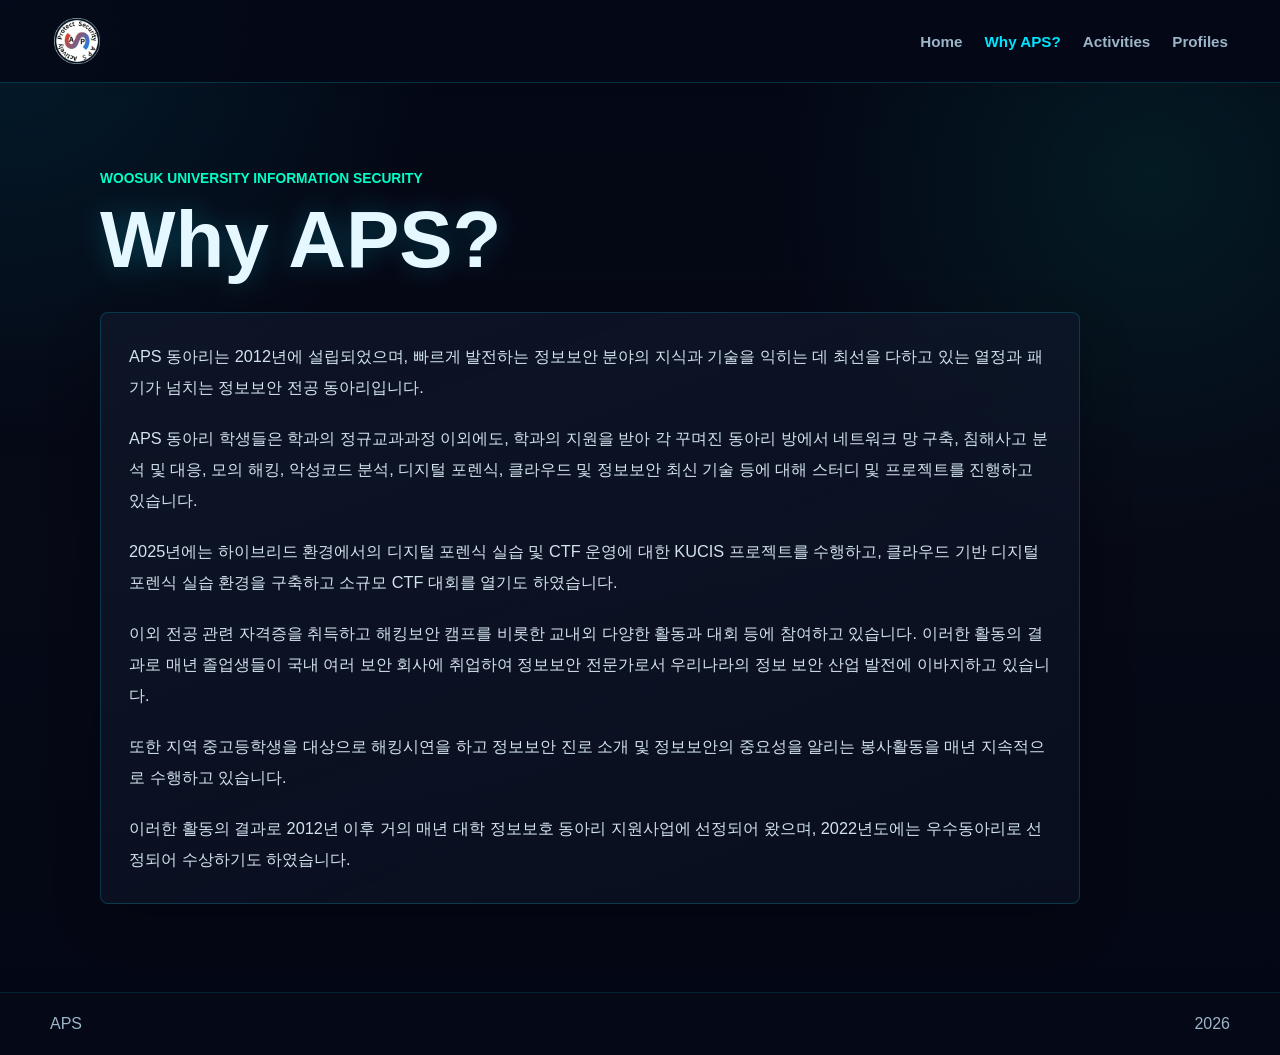
<file: docs/why/index.html>
<!doctype html>
<html lang="ko">
  <head>
    <meta charset="utf-8">
    <meta name="viewport" content="width=device-width, initial-scale=1">
    <meta name="description" content="APS 정보보안 동아리 공식 홈페이지">
    <title>APS | Why APS</title>
    <link rel="icon" type="image/png" href="../static/images/aps_logo.png">
    <link rel="apple-touch-icon" href="../static/images/aps_logo.png">
    <link rel="stylesheet" href="../static/css/style.css?v=profiles-boeun-20260717">
    <script src="../static/js/main.js?v=profiles-boeun-20260717" defer></script>
  </head>
  <body>
    
      
  <header class="site-header" aria-label="APS 홈페이지 상단 메뉴">
    <a class="brand-link" href="../" aria-label="APS 인트로로 이동">
      
        <img class="brand-logo" src="../static/images/aps_logo.png" alt="APS 로고">
      
    </a>
    <nav class="site-nav" aria-label="주요 페이지">
      <a href="../home/">Home</a>
      <a href="../why/" aria-current="page">Why APS?</a>
      <a href="../activities/">Activities</a>
      <a href="../profiles/">Profiles</a>
    </nav>
  </header>

  <main class="page-transition">
    <section class="why-story" aria-labelledby="why-title">
      <div class="why-heading">
        <p class="eyebrow">Woosuk University Information Security</p>
        <h1 id="why-title">Why APS?</h1>
      </div>

      <div class="why-copy">
        <p>
          APS 동아리는 2012년에 설립되었으며, 빠르게 발전하는 정보보안 분야의 지식과 기술을 익히는 데 최선을 다하고 있는 열정과 패기가 넘치는 정보보안 전공 동아리입니다.
        </p>
        <p>
          APS 동아리 학생들은 학과의 정규교과과정 이외에도, 학과의 지원을 받아 각 꾸며진 동아리 방에서 네트워크 망 구축, 침해사고 분석 및 대응, 모의 해킹, 악성코드 분석, 디지털 포렌식, 클라우드 및 정보보안 최신 기술 등에 대해 스터디 및 프로젝트를 진행하고 있습니다.
        </p>
        <p>
          2025년에는 하이브리드 환경에서의 디지털 포렌식 실습 및 CTF 운영에 대한 KUCIS 프로젝트를 수행하고, 클라우드 기반 디지털 포렌식 실습 환경을 구축하고 소규모 CTF 대회를 열기도 하였습니다.
        </p>
        <p>
          이외 전공 관련 자격증을 취득하고 해킹보안 캠프를 비롯한 교내외 다양한 활동과 대회 등에 참여하고 있습니다.
          이러한 활동의 결과로 매년 졸업생들이 국내 여러 보안 회사에 취업하여 정보보안 전문가로서 우리나라의 정보 보안 산업 발전에 이바지하고 있습니다.
        </p>
        <p>
          또한 지역 중고등학생을 대상으로 해킹시연을 하고 정보보안 진로 소개 및 정보보안의 중요성을 알리는 봉사활동을 매년 지속적으로 수행하고 있습니다.
        </p>
        <p>
          이러한 활동의 결과로 2012년 이후 거의 매년 대학 정보보호 동아리 지원사업에 선정되어 왔으며, 2022년도에는 우수동아리로 선정되어 수상하기도 하였습니다.
        </p>
      </div>
    </section>
  </main>

  <footer class="site-footer">
    <span>APS</span>
    <span id="current-year">2026</span>
  </footer>

    
  </body>
</html>
</file>
<file: docs/static/css/intro.css>
:root {
  --background: #050816;
  --primary: #00e5ff;
  --secondary: #00ffc8;
  --panel: rgba(15, 23, 42, 0.46);
  --text: #e5f7ff;
  --muted: #8aa6ba;
  --progress: 0%;
}

* {
  box-sizing: border-box;
}

html {
  min-height: 100%;
}

body {
  min-height: 100vh;
  margin: 0;
  overflow: hidden;
  color: var(--text);
  font-family: Arial, "Noto Sans KR", sans-serif;
  background:
    radial-gradient(circle at 50% 35%, rgba(0, 229, 255, 0.14), transparent 26rem),
    linear-gradient(180deg, #050816 0%, #070b1d 54%, #02040c 100%);
}

body.is-exiting {
  animation: page-exit 500ms ease forwards;
}

.intro-shell {
  position: relative;
  display: grid;
  min-height: 100vh;
  place-items: center;
  padding: 28px;
}

.security-backdrop,
.network-grid,
.data-stream,
.particle-field {
  position: absolute;
  inset: 0;
  pointer-events: none;
}

.security-backdrop {
  overflow: hidden;
}

.network-grid {
  inset: -14%;
  background-image:
    linear-gradient(30deg, rgba(0, 229, 255, 0.12) 12%, transparent 12.5%, transparent 87%, rgba(0, 229, 255, 0.12) 87.5%),
    linear-gradient(150deg, rgba(0, 255, 200, 0.1) 12%, transparent 12.5%, transparent 87%, rgba(0, 255, 200, 0.1) 87.5%),
    linear-gradient(90deg, rgba(0, 229, 255, 0.08), transparent 1px),
    linear-gradient(0deg, rgba(0, 255, 200, 0.06), transparent 1px);
  background-position: 0 0, 0 0, center, center;
  background-size: 104px 180px, 104px 180px, 44px 44px, 44px 44px;
  opacity: 0.38;
  animation: data-flow 18s linear infinite;
  will-change: background-position;
}

.network-grid::after {
  position: absolute;
  inset: 0;
  content: "";
  background:
    linear-gradient(90deg, transparent 0 8%, rgba(0, 229, 255, 0.12) 9%, transparent 11% 100%),
    repeating-linear-gradient(180deg, transparent 0 22px, rgba(0, 229, 255, 0.11) 23px, transparent 24px 54px);
  opacity: 0.36;
  mix-blend-mode: screen;
}

.data-stream {
  width: 1px;
  background: linear-gradient(180deg, transparent, rgba(0, 229, 255, 0.8), transparent);
  opacity: 0.34;
  transform: translate3d(0, -120%, 0);
  animation: stream-drop 4.4s linear infinite;
  will-change: transform;
}

.stream-one {
  left: 22%;
}

.stream-two {
  left: 78%;
  animation-delay: 1.4s;
  background: linear-gradient(180deg, transparent, rgba(0, 255, 200, 0.68), transparent);
}

.particle-field {
  background:
    radial-gradient(circle at 12% 28%, rgba(0, 229, 255, 0.78) 0 1px, transparent 2px),
    radial-gradient(circle at 28% 72%, rgba(0, 255, 200, 0.62) 0 1px, transparent 2px),
    radial-gradient(circle at 52% 18%, rgba(255, 255, 255, 0.46) 0 1px, transparent 2px),
    radial-gradient(circle at 68% 62%, rgba(0, 229, 255, 0.68) 0 1px, transparent 2px),
    radial-gradient(circle at 84% 34%, rgba(0, 255, 200, 0.54) 0 1px, transparent 2px);
  background-size: 320px 320px;
  opacity: 0.34;
  animation: particle-drift 12s linear infinite;
  will-change: transform;
}

.gateway-panel {
  position: relative;
  z-index: 1;
  display: grid;
  width: min(520px, 92vw);
  min-height: 500px;
  justify-items: center;
  padding: 46px 34px 36px;
  text-align: center;
  background:
    linear-gradient(145deg, rgba(255, 255, 255, 0.08), transparent 30%),
    var(--panel);
  border: 1px solid rgba(0, 229, 255, 0.22);
  border-radius: 18px;
  box-shadow:
    0 34px 90px rgba(0, 0, 0, 0.42),
    0 0 42px rgba(0, 229, 255, 0.12),
    inset 0 0 38px rgba(0, 255, 200, 0.04);
  backdrop-filter: blur(18px);
  animation: panel-enter 900ms ease both;
}

.gateway-panel::before {
  position: absolute;
  inset: 14px;
  content: "";
  border: 1px solid rgba(0, 229, 255, 0.12);
  border-radius: 12px;
  pointer-events: none;
}

.auth-trigger {
  position: relative;
  display: grid;
  justify-items: center;
  width: 100%;
  color: inherit;
  text-decoration: none;
  outline: none;
  -webkit-tap-highlight-color: transparent;
}

.aps-logo-stage {
  position: relative;
  display: grid;
  width: min(300px, 68vw);
  aspect-ratio: 1;
  place-items: center;
  margin-bottom: 28px;
  transform: translate3d(0, 0, 0);
  animation: lock-fade-in 900ms ease both, lock-float 5.4s ease-in-out 900ms infinite;
  will-change: transform, opacity;
}

.auth-trigger:hover .aps-logo-stage,
.auth-trigger:focus-visible .aps-logo-stage {
  transform: translate3d(0, -4px, 0) scale3d(1.04, 1.04, 1);
}

.logo-aura {
  position: absolute;
  inset: 4%;
  border-radius: 50%;
  background:
    conic-gradient(from 90deg, transparent, rgba(0, 229, 255, 0.5), transparent, rgba(0, 255, 200, 0.34), transparent),
    radial-gradient(circle, rgba(0, 229, 255, 0.2), transparent 68%);
  filter: blur(10px);
  opacity: 0.82;
  animation: aura-spin 10s linear infinite, glow-pulse 2.8s ease-in-out infinite;
}

.logo-orbit {
  position: absolute;
  inset: 3%;
  border: 1px solid rgba(0, 229, 255, 0.34);
  border-radius: 50%;
  box-shadow:
    0 0 32px rgba(0, 229, 255, 0.2),
    inset 0 0 28px rgba(0, 255, 200, 0.08);
}

.aps-logo-glass {
  position: relative;
  display: grid;
  width: 72%;
  height: 72%;
  place-items: center;
  overflow: hidden;
  background:
    linear-gradient(145deg, rgba(255, 255, 255, 0.16), rgba(15, 23, 42, 0.42)),
    rgba(15, 23, 42, 0.3);
  border: 1px solid rgba(255, 255, 255, 0.2);
  border-radius: 50%;
  box-shadow:
    0 28px 90px rgba(0, 0, 0, 0.44),
    0 0 46px rgba(0, 229, 255, 0.34),
    inset 0 0 30px rgba(0, 255, 200, 0.08);
  backdrop-filter: blur(18px);
}

.intro-aps-logo {
  width: 86%;
  height: 86%;
  object-fit: contain;
  filter: drop-shadow(0 0 18px rgba(0, 229, 255, 0.22));
  transform: scale3d(0.96, 0.96, 1);
  transition: filter 360ms ease, transform 520ms cubic-bezier(0.16, 1, 0.3, 1);
}

.intro-text-logo {
  color: var(--primary);
  font-size: clamp(3rem, 12vw, 5.8rem);
  font-weight: 900;
  letter-spacing: 0;
  text-shadow:
    0 0 24px rgba(0, 229, 255, 0.9),
    0 0 42px rgba(0, 255, 200, 0.34);
  transform: scale3d(0.96, 0.96, 1);
  transition: transform 520ms cubic-bezier(0.16, 1, 0.3, 1);
}

.logo-lock-overlay {
  position: absolute;
  inset: 0;
  background:
    radial-gradient(circle, rgba(5, 8, 22, 0.42), rgba(5, 8, 22, 0.74)),
    linear-gradient(145deg, rgba(0, 229, 255, 0.14), rgba(0, 255, 200, 0.04));
  border-radius: 50%;
  opacity: 0.92;
  transition: opacity 520ms ease, transform 520ms cubic-bezier(0.16, 1, 0.3, 1);
}

.lock-shield {
  position: absolute;
  inset: 14%;
  border: 1px solid rgba(0, 229, 255, 0.22);
  border-radius: 50%;
  box-shadow: inset 0 0 24px rgba(0, 229, 255, 0.14);
}

.lock-icon {
  position: relative;
  display: grid;
  width: 128px;
  height: 156px;
  place-items: end center;
  filter:
    drop-shadow(0 0 22px rgba(0, 229, 255, 0.42))
    drop-shadow(0 0 34px rgba(0, 255, 200, 0.12));
}

.logo-lock {
  position: absolute;
  z-index: 2;
  width: 96px;
  height: 118px;
  transform: translate3d(0, 10px, 0);
  transition: opacity 360ms ease, transform 620ms cubic-bezier(0.16, 1, 0.3, 1);
}

.lock-shackle {
  position: absolute;
  top: 0;
  left: 22px;
  width: 84px;
  height: 84px;
  border: 14px solid var(--primary);
  border-bottom: 0;
  border-radius: 44px 44px 0 0;
  transform-origin: 20px 76px;
  transition: transform 620ms cubic-bezier(0.16, 1, 0.3, 1), border-color 280ms ease;
  will-change: transform;
}

.lock-body {
  position: relative;
  display: grid;
  width: 128px;
  height: 96px;
  place-items: center;
  background:
    linear-gradient(145deg, rgba(255, 255, 255, 0.24), transparent 34%),
    linear-gradient(180deg, rgba(0, 229, 255, 0.28), rgba(0, 255, 200, 0.12)),
    rgba(15, 23, 42, 0.92);
  border: 1px solid rgba(0, 229, 255, 0.58);
  border-radius: 18px;
  box-shadow:
    inset 0 0 28px rgba(0, 255, 200, 0.12),
    0 0 28px rgba(0, 229, 255, 0.22);
}

.logo-lock .lock-shackle {
  left: 16px;
  width: 64px;
  height: 64px;
  border-width: 10px;
  transform-origin: 14px 58px;
}

.logo-lock .lock-body {
  width: 96px;
  height: 72px;
  border-radius: 14px;
}

.logo-lock .keyhole {
  width: 16px;
  height: 32px;
}

.keyhole {
  width: 20px;
  height: 42px;
  background: linear-gradient(180deg, var(--secondary), var(--primary));
  border-radius: 999px 999px 8px 8px;
  box-shadow: 0 0 18px rgba(0, 255, 200, 0.62);
}

.auth-console {
  display: grid;
  width: min(360px, 76vw);
  gap: 12px;
  margin-top: 22px;
  opacity: 0;
  transform: translate3d(0, 12px, 0);
  transition: opacity 260ms ease, transform 260ms ease;
}

.gateway-panel.is-authenticating .auth-console,
.gateway-panel.is-unlocked .auth-console {
  opacity: 1;
  transform: translate3d(0, 0, 0);
}

.security-code {
  min-height: 20px;
  color: var(--secondary);
  font-family: Consolas, "Courier New", monospace;
  font-size: 0.88rem;
  font-weight: 800;
  letter-spacing: 0.08em;
  text-align: center;
  text-shadow:
    0 0 12px rgba(0, 255, 200, 0.52),
    0 0 22px rgba(0, 229, 255, 0.2);
  transform: translate3d(0, 0, 0);
  will-change: contents;
}

.gateway-panel.is-unlocked .security-code {
  color: #eafffb;
  text-shadow:
    0 0 16px rgba(0, 255, 200, 0.8),
    0 0 30px rgba(0, 229, 255, 0.36);
}

.progress-row {
  display: grid;
  grid-template-columns: 1fr;
  align-items: center;
}

.progress-track {
  height: 10px;
  overflow: hidden;
  background: rgba(3, 9, 22, 0.82);
  border: 1px solid rgba(0, 229, 255, 0.22);
  border-radius: 999px;
}

.progress-fill {
  width: var(--progress);
  height: 100%;
  background: linear-gradient(90deg, var(--primary), var(--secondary));
  border-radius: inherit;
  box-shadow: 0 0 18px rgba(0, 229, 255, 0.62);
  transform: translate3d(0, 0, 0);
}

.gateway-panel.is-unlocked .lock-shackle {
  border-color: var(--secondary);
  transform: rotate(-34deg) translate3d(-10px, -10px, 0);
}

.gateway-panel.is-unlocked .logo-aura {
  opacity: 1;
  filter: blur(8px);
  animation-duration: 4.5s, 1.2s;
}

.gateway-panel.is-unlocked .lock-body {
  border-color: rgba(0, 255, 200, 0.72);
  box-shadow:
    inset 0 0 32px rgba(0, 255, 200, 0.18),
    0 0 48px rgba(0, 255, 200, 0.34),
    0 0 76px rgba(0, 229, 255, 0.18);
}

.gateway-panel.is-unlocked .logo-lock {
  opacity: 0;
  transform: translate3d(24px, -34px, 0) scale3d(0.78, 0.78, 1);
}

.gateway-panel.is-unlocked .logo-lock-overlay {
  opacity: 0;
  transform: scale3d(1.18, 1.18, 1);
}

.gateway-panel.is-unlocked .intro-aps-logo,
.gateway-panel.is-unlocked .intro-text-logo {
  transform: scale3d(1.04, 1.04, 1);
  filter:
    drop-shadow(0 0 22px rgba(0, 229, 255, 0.38))
    drop-shadow(0 0 18px rgba(0, 255, 200, 0.22));
}

.lock-particles {
  position: absolute;
  inset: 0;
  opacity: 0;
  pointer-events: none;
}

.lock-particles span {
  position: absolute;
  left: 50%;
  top: 50%;
  width: 5px;
  height: 5px;
  background: var(--secondary);
  border-radius: 50%;
  box-shadow: 0 0 16px rgba(0, 255, 200, 0.8);
}

.lock-particles span:nth-child(1) { --x: -104px; --y: -86px; }
.lock-particles span:nth-child(2) { --x: -36px; --y: -124px; }
.lock-particles span:nth-child(3) { --x: 72px; --y: -106px; }
.lock-particles span:nth-child(4) { --x: 120px; --y: -14px; }
.lock-particles span:nth-child(5) { --x: 92px; --y: 92px; }
.lock-particles span:nth-child(6) { --x: -18px; --y: 126px; }
.lock-particles span:nth-child(7) { --x: -114px; --y: 54px; }
.lock-particles span:nth-child(8) { --x: -132px; --y: -26px; }

.gateway-panel.is-unlocked .lock-particles {
  opacity: 1;
}

.gateway-panel.is-unlocked .lock-particles span {
  animation: particle-burst 720ms cubic-bezier(0.16, 1, 0.3, 1) both;
}

@keyframes panel-enter {
  from {
    opacity: 0;
    transform: translate3d(0, 18px, 0) scale3d(0.98, 0.98, 1);
  }

  to {
    opacity: 1;
    transform: translate3d(0, 0, 0) scale3d(1, 1, 1);
  }
}

@keyframes lock-fade-in {
  from {
    opacity: 0;
    transform: translate3d(0, 14px, 0) scale3d(0.96, 0.96, 1);
  }

  to {
    opacity: 1;
    transform: translate3d(0, 0, 0) scale3d(1, 1, 1);
  }
}

@keyframes lock-float {
  0%,
  100% {
    translate: 0 0;
  }

  50% {
    translate: 0 -10px;
  }
}

@keyframes glow-pulse {
  0%,
  100% {
    opacity: 0.62;
    scale: 0.98;
  }

  50% {
    opacity: 0.95;
    scale: 1.04;
  }
}

@keyframes aura-spin {
  to {
    rotate: 360deg;
  }
}

@keyframes data-flow {
  from {
    background-position: 0 0, 0 0, center, center;
  }

  to {
    background-position: 220px 280px, -220px 280px, center, center;
  }
}

@keyframes stream-drop {
  to {
    transform: translate3d(0, 120%, 0);
  }
}

@keyframes particle-drift {
  to {
    transform: translate3d(-140px, 90px, 0);
  }
}

@keyframes particle-burst {
  0% {
    opacity: 0;
    transform: translate3d(-50%, -50%, 0) scale3d(0.8, 0.8, 1);
  }

  20% {
    opacity: 1;
  }

  100% {
    opacity: 0;
    transform: translate3d(calc(-50% + var(--x)), calc(-50% + var(--y)), 0) scale3d(0.4, 0.4, 1);
  }
}

@keyframes page-exit {
  to {
    opacity: 0;
    transform: scale3d(1.015, 1.015, 1);
  }
}

@media (max-width: 560px) {
  .intro-shell {
    padding: 18px;
  }

  .gateway-panel {
    min-height: 480px;
    padding: 38px 22px 30px;
    border-radius: 14px;
  }

  .aps-logo-stage {
    width: min(232px, 68vw);
  }

  .lock-icon {
    width: 110px;
    height: 138px;
  }

  .lock-shackle {
    left: 18px;
    width: 74px;
    height: 76px;
    border-width: 12px;
  }

  .lock-body {
    width: 110px;
    height: 86px;
  }
}

@media (prefers-reduced-motion: reduce) {
  body.is-exiting,
  .network-grid,
  .data-stream,
  .particle-field,
  .gateway-panel,
  .aps-logo-stage,
  .logo-aura,
  .gateway-panel.is-unlocked .lock-particles span {
    animation: none;
  }

  .lock-shackle,
  .auth-console {
    transition: none;
  }
}
</file>
<file: docs/static/css/style.css>
:root {
  --background: #050816;
  --primary: #00e5ff;
  --secondary: #00ffc8;
  --card: #0f172a;
  --hover: #1e293b;
  --text: #e5f7ff;
  --muted: #9cb5c8;
  --line: rgba(0, 229, 255, 0.2);
}

* {
  box-sizing: border-box;
}

html {
  scroll-behavior: smooth;
}

body {
  display: flex;
  flex-direction: column;
  min-height: 100vh;
  margin: 0;
  color: var(--text);
  font-family: Arial, "Noto Sans KR", sans-serif;
  background:
    radial-gradient(circle at top left, rgba(0, 229, 255, 0.12), transparent 28rem),
    linear-gradient(180deg, #050816 0%, #080b18 52%, #050816 100%);
}

body.page-leaving .page-transition {
  opacity: 0;
  transform: translate3d(0, 14px, 0);
}

a {
  color: inherit;
}

.site-header {
  position: sticky;
  top: 0;
  z-index: 10;
  display: flex;
  align-items: center;
  justify-content: space-between;
  min-height: 72px;
  padding: 14px max(24px, calc((100vw - 1180px) / 2));
  background: rgba(5, 8, 22, 0.86);
  border-bottom: 1px solid var(--line);
  backdrop-filter: blur(16px);
}

.brand-link {
  display: inline-grid;
  min-width: 54px;
  min-height: 54px;
  place-items: center;
  text-decoration: none;
}

.brand-logo {
  width: 46px;
  height: 46px;
  object-fit: contain;
}

.brand-mark {
  display: grid;
  width: 54px;
  height: 54px;
  place-items: center;
  color: var(--primary);
  font-weight: 900;
  background: rgba(0, 229, 255, 0.08);
  border: 1px solid rgba(0, 229, 255, 0.42);
  border-radius: 14px;
  box-shadow: 0 0 22px rgba(0, 229, 255, 0.2);
}

.site-nav {
  display: flex;
  gap: 18px;
  align-items: center;
}

.site-nav a {
  padding: 10px 2px;
  color: var(--muted);
  font-size: 0.95rem;
  font-weight: 700;
  text-decoration: none;
}

.site-nav a:hover,
.site-nav a:focus-visible {
  color: var(--secondary);
  outline: none;
}

.site-nav a[aria-current="page"] {
  color: var(--primary);
}

.page-transition {
  flex: 1 0 auto;
  opacity: 1;
  transform: translate3d(0, 0, 0);
  animation: page-enter 420ms cubic-bezier(0.16, 1, 0.3, 1) both;
  transition: opacity 260ms ease, transform 260ms ease;
  will-change: opacity, transform;
}

.hero-section {
  position: relative;
  display: grid;
  min-height: 520px;
  align-items: center;
  overflow: hidden;
  padding: 72px max(24px, calc((100vw - 1180px) / 2));
  border-bottom: 1px solid rgba(0, 229, 255, 0.14);
}

.hero-section::before {
  position: absolute;
  inset: 0;
  content: "";
  background-image:
    linear-gradient(90deg, rgba(0, 229, 255, 0.08) 1px, transparent 1px),
    linear-gradient(0deg, rgba(0, 255, 200, 0.06) 1px, transparent 1px);
  background-size: 54px 54px;
  mask-image: linear-gradient(90deg, black, transparent 78%);
}

.hero-content {
  position: relative;
  z-index: 1;
  max-width: 760px;
}

.eyebrow {
  margin: 0 0 14px;
  color: var(--secondary);
  font-size: 0.86rem;
  font-weight: 800;
  text-transform: uppercase;
}

h1,
h2,
h3,
p {
  letter-spacing: 0;
}

h1 {
  margin: 0;
  max-width: 900px;
  font-size: clamp(3.2rem, 4.8rem, 5.2rem);
  line-height: 1.02;
  text-shadow: 0 0 28px rgba(0, 229, 255, 0.26);
}

h2 {
  margin: 0;
  font-size: 2.35rem;
}

.hero-motto {
  margin: 20px 0 26px;
  color: var(--primary);
  font-size: 1.32rem;
  font-weight: 800;
}

.hero-description {
  max-width: 720px;
  margin: 0 0 12px;
  color: #c6d6e2;
  font-size: 1.08rem;
  line-height: 1.7;
}

.hero-visual {
  position: absolute;
  right: max(22px, calc((100vw - 1180px) / 2));
  bottom: 64px;
  width: 320px;
  height: 320px;
  display: grid;
  place-items: center;
  background:
    radial-gradient(circle at 50% 50%, rgba(0, 255, 200, 0.14), transparent 58%),
    linear-gradient(145deg, rgba(255, 255, 255, 0.1), rgba(15, 23, 42, 0.32));
  border: 1px solid rgba(0, 229, 255, 0.3);
  border-radius: 50%;
  box-shadow:
    0 0 42px rgba(0, 229, 255, 0.2),
    inset 0 0 34px rgba(0, 255, 200, 0.08);
  opacity: 0.9;
  backdrop-filter: blur(12px);
}

.hero-visual::before,
.hero-visual::after {
  position: absolute;
  inset: 0;
  content: "";
  border-radius: 50%;
  pointer-events: none;
}

.hero-visual::before {
  inset: 8%;
  border: 1px solid rgba(0, 229, 255, 0.22);
  box-shadow: inset 0 0 26px rgba(0, 229, 255, 0.08);
}

.hero-visual::after {
  inset: -5%;
  z-index: -1;
  background: conic-gradient(from 210deg, transparent, rgba(0, 229, 255, 0.28), transparent, rgba(0, 255, 200, 0.2), transparent);
  filter: blur(10px);
  opacity: 0.8;
}

.hero-logo {
  width: 74%;
  height: 74%;
  object-fit: contain;
  filter:
    drop-shadow(0 0 18px rgba(0, 229, 255, 0.28))
    drop-shadow(0 0 12px rgba(0, 255, 200, 0.14));
}

.hero-text-logo {
  color: var(--primary);
  font-size: 4.4rem;
  font-weight: 900;
  text-shadow:
    0 0 24px rgba(0, 229, 255, 0.8),
    0 0 36px rgba(0, 255, 200, 0.28);
}

.section-band {
  padding: 86px max(24px, calc((100vw - 1180px) / 2));
}

.activity-preview {
  padding: 36px max(24px, calc((100vw - 1180px) / 2)) 48px;
  background: rgba(3, 6, 18, 0.38);
  border-top: 1px solid rgba(0, 229, 255, 0.14);
}

.preview-heading {
  display: flex;
  align-items: end;
  justify-content: space-between;
  gap: 20px;
  margin-bottom: 22px;
}

.preview-heading h2 {
  margin: 0;
  font-size: 1.7rem;
}

.preview-link {
  flex: 0 0 auto;
  padding: 10px 14px;
  color: #061016;
  font-size: 0.9rem;
  font-weight: 900;
  text-decoration: none;
  background: linear-gradient(90deg, var(--primary), var(--secondary));
  border-radius: 8px;
}

.activity-preview-list {
  display: grid;
  grid-template-columns: repeat(3, minmax(0, 1fr));
  gap: 16px;
}

.activity-preview-item {
  min-height: 142px;
  padding: 18px;
  background: linear-gradient(160deg, rgba(15, 23, 42, 0.94), rgba(15, 23, 42, 0.72));
  border: 1px solid rgba(0, 229, 255, 0.18);
  border-radius: 8px;
  box-shadow: 0 14px 34px rgba(0, 0, 0, 0.2);
  transition: transform 160ms ease, border-color 160ms ease, background-color 160ms ease;
}

.activity-preview-item:hover {
  background: var(--hover);
  border-color: rgba(0, 255, 200, 0.36);
  transform: translateY(-3px);
}

.activity-preview-item h3 {
  margin: 8px 0 10px;
  font-size: 1rem;
}

.activity-preview-item p {
  display: flex;
  flex-wrap: wrap;
  gap: 8px;
  margin: 0;
  color: var(--muted);
  line-height: 1.6;
}

.activity-preview-item p span {
  padding: 5px 8px;
  color: var(--primary);
  font-size: 0.78rem;
  font-weight: 800;
  background: rgba(0, 229, 255, 0.08);
  border: 1px solid rgba(0, 229, 255, 0.18);
  border-radius: 999px;
}

.page-band {
  min-height: calc(100vh - 126px);
  padding-top: 110px;
}

.archive-page {
  min-height: calc(100vh - 126px);
  padding: 78px max(24px, calc((100vw - 1180px) / 2)) 88px;
  background:
    radial-gradient(circle at 10% 0%, rgba(0, 229, 255, 0.08), transparent 26rem),
    rgba(3, 6, 18, 0.24);
}

.why-story {
  min-height: calc(100vh - 126px);
  padding: 88px max(24px, calc((100vw - 1080px) / 2));
  background:
    radial-gradient(circle at 90% 10%, rgba(0, 255, 200, 0.08), transparent 24rem),
    rgba(3, 6, 18, 0.22);
}

.why-heading {
  margin-bottom: 32px;
}

.why-heading h1 {
  margin: 0;
  font-size: clamp(3rem, 8vw, 5rem);
  line-height: 1;
  text-shadow: 0 0 28px rgba(0, 229, 255, 0.24);
}

.why-copy {
  display: grid;
  gap: 20px;
  max-width: 980px;
  padding: 28px;
  background: linear-gradient(160deg, rgba(15, 23, 42, 0.82), rgba(15, 23, 42, 0.48));
  border: 1px solid rgba(0, 229, 255, 0.18);
  border-radius: 8px;
  box-shadow: 0 22px 54px rgba(0, 0, 0, 0.24);
}

.why-copy p {
  margin: 0;
  color: #d3e3ee;
  font-size: 1.02rem;
  line-height: 1.9;
}

.profile-page {
  min-height: calc(100vh - 126px);
  padding: 58px max(24px, calc((100vw - 980px) / 2)) 68px;
  background:
    radial-gradient(circle at 8% 8%, rgba(0, 229, 255, 0.1), transparent 24rem),
    radial-gradient(circle at 92% 18%, rgba(0, 255, 200, 0.08), transparent 22rem),
    rgba(3, 6, 18, 0.26);
}

.profile-heading {
  display: grid;
  gap: 8px;
  margin-bottom: 22px;
}

.profile-heading h1 {
  margin: 0;
  font-size: clamp(2.4rem, 6vw, 4rem);
  line-height: 1;
}

.profile-grid {
  display: grid;
  grid-template-columns: repeat(auto-fit, minmax(460px, 1fr));
  gap: 20px;
  justify-content: center;
  perspective: 1200px;
}

.profile-card {
  position: relative;
  display: grid;
  grid-template-columns: 138px minmax(0, 1fr);
  gap: 18px;
  align-items: start;
  min-height: 0;
  overflow: hidden;
  padding: 18px;
  background:
    linear-gradient(150deg, rgba(255, 255, 255, 0.1), rgba(255, 255, 255, 0.02)),
    linear-gradient(180deg, rgba(15, 23, 42, 0.92), rgba(5, 8, 22, 0.86));
  border: 1px solid rgba(0, 229, 255, 0.22);
  border-radius: 8px;
  box-shadow:
    0 22px 54px rgba(0, 0, 0, 0.28),
    inset 0 1px 0 rgba(255, 255, 255, 0.08);
  transform: translate3d(0, 0, 0);
  transition:
    transform 220ms ease,
    border-color 220ms ease,
    box-shadow 220ms ease;
  will-change: transform;
}

.profile-card::before {
  position: absolute;
  inset: 0;
  content: "";
  background:
    linear-gradient(120deg, transparent 0%, rgba(0, 229, 255, 0.12) 42%, transparent 64%),
    linear-gradient(90deg, rgba(0, 229, 255, 0.08) 1px, transparent 1px);
  background-size: 100% 100%, 38px 38px;
  opacity: 0.32;
  pointer-events: none;
}

.profile-card:hover {
  border-color: rgba(0, 255, 200, 0.5);
  box-shadow:
    0 28px 66px rgba(0, 0, 0, 0.34),
    0 0 34px rgba(0, 229, 255, 0.18),
    inset 0 1px 0 rgba(255, 255, 255, 0.1);
  transform: translate3d(0, -6px, 0) rotateX(1.5deg) rotateY(-1.5deg);
}

.profile-photo {
  position: relative;
  z-index: 1;
  display: grid;
  width: 138px;
  height: 138px;
  place-items: center;
  overflow: hidden;
  margin: 2px 0 0;
  background:
    radial-gradient(circle at 50% 42%, rgba(0, 255, 200, 0.2), transparent 48%),
    linear-gradient(145deg, rgba(0, 229, 255, 0.1), rgba(15, 23, 42, 0.82));
  border: 2px solid rgba(0, 229, 255, 0.58);
  border-radius: 50%;
  box-shadow:
    0 0 0 6px rgba(0, 229, 255, 0.08),
    0 0 28px rgba(0, 229, 255, 0.26),
    0 0 42px rgba(0, 255, 200, 0.12);
}

.profile-photo::before,
.profile-photo::after {
  position: absolute;
  content: "";
  pointer-events: none;
}

.profile-photo::before {
  inset: 7px;
  border: 1px solid rgba(0, 255, 200, 0.34);
  border-radius: 50%;
  box-shadow: inset 0 0 24px rgba(0, 229, 255, 0.12);
}

.profile-photo::after {
  display: none;
}

.profile-photo img {
  position: relative;
  z-index: 1;
  width: 100%;
  height: 100%;
  object-fit: cover;
  object-position: center 30%;
  border-radius: 50%;
}

.profile-photo span {
  position: relative;
  z-index: 1;
  color: var(--primary);
  font-size: clamp(4rem, 10vw, 6rem);
  font-weight: 900;
  text-shadow:
    0 0 24px rgba(0, 229, 255, 0.72),
    0 0 42px rgba(0, 255, 200, 0.26);
}

.profile-main {
  position: relative;
  z-index: 1;
  display: grid;
  align-content: start;
  gap: 14px;
}

.profile-id {
  display: grid;
  gap: 6px;
}

.profile-affiliation,
.profile-role {
  margin: 0;
  color: var(--muted);
  font-size: 0.82rem;
  font-weight: 800;
  line-height: 1.45;
}

.profile-affiliation {
  color: var(--secondary);
}

.profile-id h2 {
  margin: 0;
  font-size: clamp(1.45rem, 4vw, 2rem);
  line-height: 1.05;
}

.profile-intro {
  margin: 0;
  color: #d3e3ee;
  font-size: 0.94rem;
  line-height: 1.62;
}

.profile-fields {
  display: flex;
  flex-wrap: wrap;
  gap: 8px;
}

.profile-fields span {
  padding: 6px 9px;
  color: var(--primary);
  font-size: 0.76rem;
  font-weight: 900;
  background: rgba(0, 229, 255, 0.1);
  border: 1px solid rgba(0, 229, 255, 0.3);
  border-radius: 999px;
  box-shadow: 0 0 14px rgba(0, 229, 255, 0.08);
}

.profile-links {
  display: flex;
  flex-wrap: wrap;
  gap: 12px;
  align-items: center;
  padding: 4px 0 2px;
}

.profile-link-icon {
  position: relative;
  display: inline-flex;
  align-items: center;
  justify-content: center;
  width: 50px;
  height: 50px;
  color: #ffffff;
  text-decoration: none;
  background:
    radial-gradient(circle at 35% 25%, rgba(255, 255, 255, 0.16), transparent 34%),
    linear-gradient(145deg, rgba(0, 229, 255, 0.3), rgba(0, 255, 200, 0.13)),
    rgba(15, 23, 42, 0.82);
  border: 1px solid rgba(0, 229, 255, 0.62);
  border-radius: 50%;
  box-shadow:
    0 0 18px rgba(0, 229, 255, 0.28),
    0 0 30px rgba(0, 255, 200, 0.12),
    inset 0 1px 0 rgba(255, 255, 255, 0.2);
  transition: transform 160ms ease, border-color 160ms ease, box-shadow 160ms ease;
}

.profile-link-icon svg {
  width: 25px;
  height: 25px;
  fill: currentColor;
}

.profile-link-icon span {
  position: absolute;
  width: 1px;
  height: 1px;
  overflow: hidden;
  clip: rect(0 0 0 0);
  white-space: nowrap;
}

.profile-link-icon:hover,
.profile-link-icon:focus-visible {
  color: #ffffff;
  background:
    radial-gradient(circle at 35% 25%, rgba(255, 255, 255, 0.22), transparent 36%),
    linear-gradient(145deg, rgba(0, 229, 255, 0.46), rgba(0, 255, 200, 0.22)),
    rgba(15, 23, 42, 0.94);
  border-color: rgba(0, 255, 200, 0.82);
  box-shadow:
    0 0 24px rgba(0, 229, 255, 0.58),
    0 0 36px rgba(0, 255, 200, 0.28);
  outline: none;
  transform: translateY(-2px);
}

.profile-history {
  display: grid;
  gap: 8px;
  padding-top: 2px;
}

.profile-history h3 {
  margin: 0;
  color: var(--secondary);
  font-size: 0.9rem;
  text-transform: uppercase;
}

.profile-history ul {
  display: grid;
  gap: 8px;
  margin: 0;
  padding: 0;
  list-style: none;
}

.profile-history li {
  position: relative;
  padding-left: 18px;
  color: #c6d6e2;
  font-size: 0.9rem;
  line-height: 1.5;
  white-space: pre-line;
}

.profile-history li::before {
  position: absolute;
  top: 0.62em;
  left: 0;
  width: 7px;
  height: 7px;
  content: "";
  background: var(--primary);
  border-radius: 50%;
  box-shadow: 0 0 14px rgba(0, 229, 255, 0.74);
}

.archive-top {
  display: flex;
  align-items: end;
  justify-content: space-between;
  gap: 20px;
  margin-bottom: 30px;
}

.archive-top h1 {
  margin: 0;
  font-size: clamp(2.3rem, 5vw, 3.8rem);
  line-height: 1.1;
}

.archive-timeline {
  display: grid;
  gap: 24px;
}

.archive-year {
  display: grid;
  gap: 14px;
  padding: 18px;
  background:
    linear-gradient(145deg, rgba(0, 229, 255, 0.08), rgba(15, 23, 42, 0.62)),
    rgba(5, 8, 22, 0.46);
  border: 1px solid rgba(0, 229, 255, 0.18);
  border-radius: 8px;
  box-shadow: 0 18px 48px rgba(0, 0, 0, 0.22);
}

.archive-year-heading {
  display: flex;
  align-items: center;
  justify-content: space-between;
  gap: 14px;
  padding-bottom: 14px;
  border-bottom: 1px solid rgba(0, 229, 255, 0.16);
}

.archive-year h2 {
  margin: 0;
  color: var(--primary);
  font-size: 1.65rem;
  text-shadow:
    0 0 18px rgba(0, 229, 255, 0.72),
    0 0 34px rgba(0, 255, 200, 0.34);
}

.archive-year-heading span {
  flex: 0 0 auto;
  padding: 6px 10px;
  color: var(--secondary);
  font-size: 0.78rem;
  font-weight: 900;
  text-transform: uppercase;
  background: rgba(0, 255, 200, 0.08);
  border: 1px solid rgba(0, 255, 200, 0.24);
  border-radius: 999px;
}

.archive-list {
  display: grid;
  grid-template-columns: repeat(2, minmax(0, 1fr));
  gap: 12px;
}

.archive-item {
  position: relative;
  display: grid;
  grid-template-columns: auto 1fr;
  gap: 8px 12px;
  align-items: start;
  min-height: 104px;
  padding: 16px;
  overflow: hidden;
  background:
    linear-gradient(150deg, rgba(15, 23, 42, 0.88), rgba(5, 8, 22, 0.74));
  border: 1px solid rgba(0, 229, 255, 0.16);
  border-radius: 8px;
  box-shadow: inset 0 1px 0 rgba(255, 255, 255, 0.05);
  transition: transform 160ms ease, border-color 160ms ease, box-shadow 160ms ease;
}

.archive-item::before {
  position: absolute;
  top: 0;
  right: 0;
  width: 72px;
  height: 2px;
  content: "";
  background: linear-gradient(90deg, transparent, var(--primary));
  box-shadow: 0 0 18px rgba(0, 229, 255, 0.44);
}

.archive-item:hover {
  border-color: rgba(0, 255, 200, 0.34);
  box-shadow:
    0 12px 26px rgba(0, 0, 0, 0.18),
    0 0 24px rgba(0, 229, 255, 0.1);
  transform: translateY(-2px);
}

.archive-item time {
  grid-row: span 2;
  min-width: 58px;
  margin: 0;
  padding: 7px 8px;
  color: #061016;
  font-size: 0.78rem;
  font-weight: 900;
  text-align: center;
  background: linear-gradient(90deg, var(--primary), var(--secondary));
  border-radius: 6px;
}

.archive-item h3 {
  margin: 0;
  color: #f2f5fb;
  font-size: 1rem;
  line-height: 1.45;
}

.archive-tags {
  display: flex;
  flex-wrap: wrap;
  gap: 8px;
  justify-content: flex-start;
}

.archive-tags span {
  padding: 7px 10px;
  color: var(--primary);
  font-size: 0.76rem;
  font-weight: 900;
  background: rgba(0, 229, 255, 0.12);
  border: 1px solid rgba(0, 229, 255, 0.38);
  border-radius: 999px;
  box-shadow: 0 0 14px rgba(0, 229, 255, 0.1);
}

.section-heading {
  display: grid;
  gap: 8px;
  margin-bottom: 34px;
}

.page-band h1 {
  margin: 0;
  font-size: 2.6rem;
  line-height: 1.12;
}

.promo-grid {
  display: grid;
  grid-template-columns: repeat(5, minmax(0, 1fr));
  gap: 18px;
}

.promo-card,
.activity-card {
  background: linear-gradient(160deg, var(--card), rgba(15, 23, 42, 0.74));
  border: 1px solid rgba(0, 229, 255, 0.18);
  border-radius: 8px;
  box-shadow: 0 18px 46px rgba(0, 0, 0, 0.22);
  transition: transform 160ms ease, background-color 160ms ease, border-color 160ms ease;
}

.promo-card:hover,
.activity-card:hover {
  background: var(--hover);
  border-color: rgba(0, 255, 200, 0.42);
  transform: translateY(-4px);
}

.promo-card {
  min-height: 238px;
  padding: 24px;
}

.card-icon {
  display: inline-grid;
  width: 54px;
  height: 34px;
  place-items: center;
  margin-bottom: 26px;
  color: #031016;
  font-size: 0.82rem;
  font-weight: 900;
  background: linear-gradient(90deg, var(--primary), var(--secondary));
  border-radius: 6px;
}

.promo-card h2,
.promo-card h3,
.activity-card h2,
.activity-card h3 {
  margin: 0 0 12px;
  font-size: 1.1rem;
}

.promo-card p,
.activity-card p {
  margin: 0;
  color: var(--muted);
  line-height: 1.65;
}

.activity-band {
  background: rgba(3, 6, 18, 0.32);
  border-top: 1px solid rgba(0, 229, 255, 0.12);
}

.activity-grid {
  display: grid;
  grid-template-columns: repeat(3, minmax(0, 1fr));
  gap: 22px;
}

.activity-card {
  overflow: hidden;
}

.activity-card img {
  display: block;
  width: 100%;
  aspect-ratio: 16 / 9;
  object-fit: cover;
  background: #08111f;
}

.activity-body {
  padding: 22px;
}

time {
  display: block;
  margin-bottom: 10px;
  color: var(--secondary);
  font-size: 0.86rem;
  font-weight: 800;
}

.tag-list {
  display: flex;
  flex-wrap: wrap;
  gap: 8px;
  margin-top: 18px;
}

.tag-list span {
  padding: 7px 10px;
  color: var(--primary);
  font-size: 0.8rem;
  font-weight: 800;
  background: rgba(0, 229, 255, 0.08);
  border: 1px solid rgba(0, 229, 255, 0.2);
  border-radius: 999px;
}

.site-footer {
  flex: 0 0 auto;
  display: flex;
  justify-content: space-between;
  padding: 22px max(24px, calc((100vw - 1180px) / 2));
  color: var(--muted);
  border-top: 1px solid rgba(0, 229, 255, 0.12);
}

.error-page {
  display: grid;
  min-height: 100vh;
  place-items: center;
  align-content: center;
  gap: 22px;
  padding: 24px;
  text-align: center;
}

.error-page h1 {
  font-size: 2rem;
}

.primary-link {
  display: inline-flex;
  padding: 12px 18px;
  color: #061016;
  font-weight: 900;
  text-decoration: none;
  background: linear-gradient(90deg, var(--primary), var(--secondary));
  border-radius: 8px;
}

@keyframes page-enter {
  from {
    opacity: 0;
    transform: translate3d(0, 16px, 0);
  }

  to {
    opacity: 1;
    transform: translate3d(0, 0, 0);
  }
}

@media (max-width: 980px) {
  .promo-grid,
  .activity-grid,
  .activity-preview-list {
    grid-template-columns: repeat(2, minmax(0, 1fr));
  }

  .profile-grid {
    grid-template-columns: minmax(0, 1fr);
  }

  .archive-list {
    grid-template-columns: 1fr;
  }

  .hero-visual {
    right: 24px;
    width: 240px;
    height: 240px;
    opacity: 0.3;
  }
}

@media (max-width: 660px) {
  .site-header {
    position: static;
    align-items: flex-start;
    flex-direction: column;
    gap: 12px;
  }

  .site-nav {
    width: 100%;
    flex-wrap: wrap;
    gap: 8px 14px;
    justify-content: space-between;
  }

  .hero-section {
    min-height: auto;
    padding-top: 64px;
    padding-bottom: 48px;
  }

  .page-band {
    padding-top: 72px;
  }

  h1 {
    font-size: 3rem;
  }

  h2 {
    font-size: 2rem;
  }

  .promo-grid,
  .activity-grid,
  .activity-preview-list {
    grid-template-columns: 1fr;
  }

  .profile-grid {
    grid-template-columns: minmax(0, 1fr);
  }

  .preview-heading {
    align-items: flex-start;
    flex-direction: column;
  }

  .archive-page {
    padding: 48px 18px 58px;
  }

  .why-story {
    padding-top: 58px;
  }

  .profile-page {
    padding: 44px 18px 54px;
  }

  .why-copy {
    padding: 22px;
  }

  .profile-card {
    grid-template-columns: 1fr;
    justify-items: center;
    min-height: auto;
    padding: 16px;
    text-align: center;
  }

  .profile-photo {
    width: 148px;
    height: 148px;
    margin: 0 0 4px;
  }

  .profile-main {
    width: 100%;
  }

  .profile-links,
  .profile-fields {
    justify-content: center;
  }

  .profile-photo span {
    font-size: 4rem;
  }

  .profile-history li {
    font-size: 0.88rem;
  }

  .archive-year {
    padding: 14px;
  }

  .archive-year h2 {
    font-size: 1.45rem;
  }

  .archive-item {
    grid-template-columns: 1fr;
    min-height: auto;
    padding: 14px;
  }

  .archive-item time {
    grid-row: auto;
    width: fit-content;
  }

  .archive-year-heading {
    align-items: flex-start;
    flex-direction: column;
  }

  .hero-visual {
    bottom: 28px;
  }

  .site-footer {
    flex-direction: column;
    gap: 8px;
  }
}

@media (prefers-reduced-motion: reduce) {
  .page-transition {
    animation: none;
    transition: none;
  }

  html {
    scroll-behavior: auto;
  }

  .promo-card,
  .activity-card,
  .activity-preview-item,
  .profile-card,
  .profile-link-icon {
    transition: none;
  }

  .profile-card:hover {
    transform: none;
  }
}
</file>
